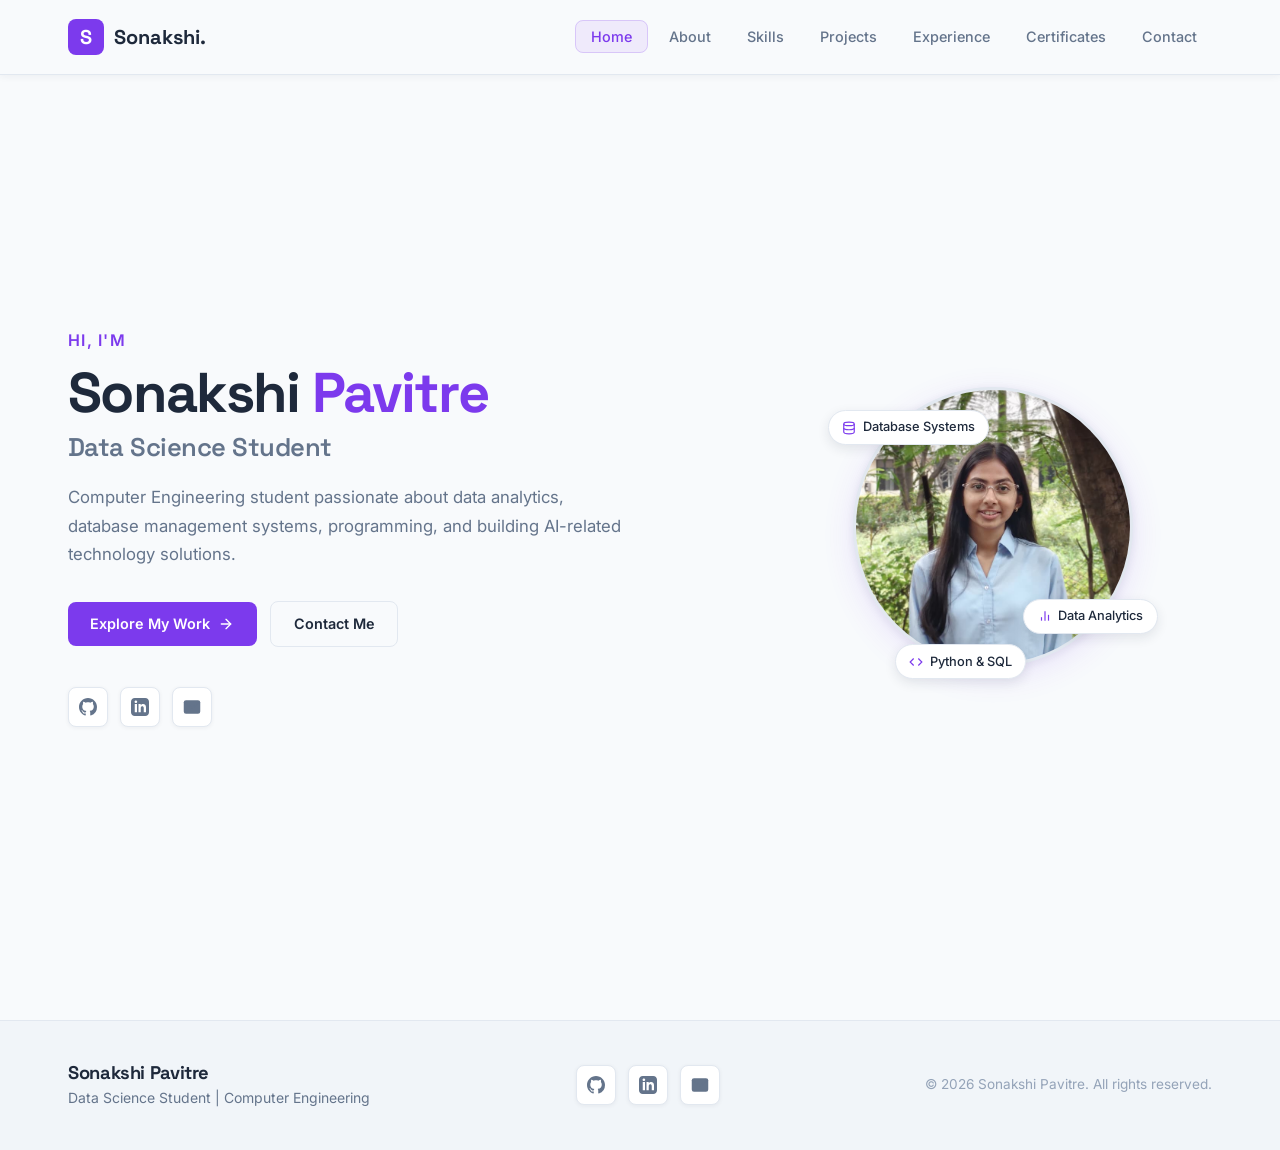
<file: index.html>
<!DOCTYPE html>
<html lang="en">
<head>
  <meta charset="UTF-8">
  <meta name="viewport" content="width=device-width, initial-scale=1.0">
  <title>Sonakshi Pavitre | Data Science Student Portfolio</title>
  <meta name="description" content="Portfolio of Sonakshi Pavitre, a Computer Engineering student specializing in Data Science, database management, and technology solutions.">
  <link rel="stylesheet" href="css/style.css">
  <link rel="preconnect" href="https://fonts.googleapis.com">
  <link rel="preconnect" href="https://fonts.gstatic.com" crossorigin>
  <link href="https://fonts.googleapis.com/css2?family=Inter:wght@400;500;600;700&family=Space+Grotesk:wght@500;600;700;800&display=swap" rel="stylesheet">
  <style>
    /* Home Page Hero Styling */
    .hero-section {
      min-height: calc(100vh - var(--navbar-height));
      display: flex;
      align-items: center;
      padding: 3.5rem 0;
    }

    .hero-grid {
      display: grid;
      grid-template-columns: 1.2fr 0.8fr;
      gap: 3rem;
      align-items: center;
    }

    .hero-greeting {
      font-size: 1rem;
      font-weight: 600;
      color: var(--primary);
      letter-spacing: 0.08em;
      text-transform: uppercase;
      margin-bottom: 0.5rem;
    }

    .hero-name {
      font-size: 3.5rem;
      font-weight: 800;
      letter-spacing: -0.03em;
      margin-bottom: 0.5rem;
      line-height: 1.1;
      color: var(--text-main);
    }

    .hero-role {
      font-size: 1.6rem;
      font-weight: 600;
      color: var(--text-muted);
      margin-bottom: 1.25rem;
    }

    .hero-bio {
      font-size: 1.05rem;
      color: var(--text-muted);
      margin-bottom: 2rem;
      max-width: 560px;
      line-height: 1.7;
    }

    .hero-actions {
      display: flex;
      align-items: center;
      gap: 0.85rem;
      flex-wrap: wrap;
      margin-bottom: 2.5rem;
    }

    @media (max-width: 992px) {
      .hero-grid { grid-template-columns: 1fr; text-align: center; gap: 3rem; }
      .hero-bio { margin: 0 auto 2rem auto; }
      .hero-actions { justify-content: center; }
      .social-buttons { justify-content: center; }
    }
  </style>
</head>
<body>
  <!-- Navigation Bar -->
  <header class="navbar">
    <div class="container">
      <a href="index.html" class="brand-logo">
        <div class="logo-icon">S</div>
        <span>Sonakshi<span>.</span></span>
      </a>
      <ul class="nav-links" id="navLinks">
        <li><a href="index.html">Home</a></li>
        <li><a href="about.html">About</a></li>
        <li><a href="skills.html">Skills</a></li>
        <li><a href="projects.html">Projects</a></li>
        <li><a href="experience.html">Experience</a></li>
        <li><a href="certificates.html">Certificates</a></li>
        <li><a href="contact.html">Contact</a></li>
      </ul>
      <button class="mobile-toggle" id="mobileToggle" aria-label="Toggle Menu">
        <svg xmlns="http://www.w3.org/2000/svg" width="24" height="24" viewBox="0 0 24 24" fill="none" stroke="currentColor" stroke-width="2" stroke-linecap="round" stroke-linejoin="round"><line x1="4" x2="20" y1="12" y2="12"/><line x1="4" x2="20" y1="6" y2="6"/><line x1="4" x2="20" y1="18" y2="18"/></svg>
      </button>
    </div>
  </header>

  <!-- Main Content -->
  <main class="main-content">
    <section class="hero-section">
      <div class="container">
        <div class="hero-grid">
          <!-- Text Column -->
          <div class="hero-text reveal">
            <p class="hero-greeting">Hi, I'm</p>
            <h1 class="hero-name">Sonakshi <span class="gradient-text">Pavitre</span></h1>
            <h2 class="hero-role">Data Science Student</h2>
            <p class="hero-bio">
              Computer Engineering student passionate about data analytics, database management systems, programming, and building AI-related technology solutions.
            </p>

            <!-- Action Buttons -->
            <div class="hero-actions">
              <a href="projects.html" class="btn btn-primary" id="exploreWorkBtn">
                Explore My Work
                <svg xmlns="http://www.w3.org/2000/svg" width="16" height="16" viewBox="0 0 24 24" fill="none" stroke="currentColor" stroke-width="2" stroke-linecap="round" stroke-linejoin="round"><line x1="5" y1="12" x2="19" y2="12"/><polyline points="12 5 19 12 12 19"/></svg>
              </a>
              <a href="contact.html" class="btn btn-outline" id="contactMeBtn">Contact Me</a>
            </div>

            <!-- Social Links -->
            <div class="social-buttons">
              <a href="https://github.com/Sonakshi428" target="_blank" rel="noopener noreferrer" class="social-btn" aria-label="GitHub Profile" id="githubLink">
                <svg viewBox="0 0 24 24"><path d="M12 0C5.37 0 0 5.37 0 12c0 5.31 3.435 9.795 8.205 11.385.6.105.825-.255.825-.57 0-.285-.015-1.23-.015-2.235-3.015.555-3.795-.735-4.035-1.41-.135-.345-.72-1.41-1.23-1.695-.42-.225-1.02-.78-.015-.795.945-.015 1.62.87 1.845 1.23 1.08 1.815 2.805 1.305 3.495.99.105-.78.42-1.305.765-1.605-2.67-.3-5.46-1.335-5.46-5.925 0-1.305.465-2.385 1.23-3.225-.12-.3-.54-1.53.12-3.18 0 0 1.005-.315 3.3 1.23.96-.27 1.98-.405 3-.405s2.04.135 3 .405c2.295-1.56 3.3-1.23 3.3-1.23.66 1.65.24 2.88.12 3.18.765.84 1.23 1.905 1.23 3.225 0 4.605-2.805 5.625-5.475 5.925.435.375.81 1.095.81 2.22 0 1.605-.015 2.895-.015 3.3 0 .315.225.69.825.57A12.02 12.02 0 0024 12c0-6.63-5.37-12-12-12z"/></svg>
              </a>
              <a href="https://www.linkedin.com/in/sonakshi-pavitre-99455a33/" target="_blank" rel="noopener noreferrer" class="social-btn" aria-label="LinkedIn Profile" id="linkedinLink">
                <svg viewBox="0 0 24 24"><path d="M19 0h-14c-2.761 0-5 2.239-5 5v14c0 2.761 2.239 5 5 5h14c2.762 0 5-2.239 5-5v-14c0-2.761-2.238-5-5-5zm-11 19h-3v-11h3v11zm-1.5-12.268c-.966 0-1.75-.79-1.75-1.764s.784-1.764 1.75-1.764 1.75.79 1.75 1.764-.783 1.764-1.75 1.764zm13.5 12.268h-3v-5.604c0-3.368-4-3.113-4 0v5.604h-3v-11h3v1.765c1.396-2.586 7-2.777 7 2.476v6.759z"/></svg>
              </a>
              <a href="mailto:pavitresonakshee@gmail.com" class="social-btn" aria-label="Email Me" id="emailLink">
                <svg xmlns="http://www.w3.org/2000/svg" width="18" height="18" viewBox="0 0 24 24" fill="none" stroke="currentColor" stroke-width="2" stroke-linecap="round" stroke-linejoin="round"><path d="M4 4h16c1.1 0 2 .9 2 2v12c0 1.1-.9 2-2 2H4c-1.1 0-2-.9-2-2V6c0-1.1.9-2 2-2z"/><polyline points="22,6 12,13 2,6"/></svg>
              </a>
            </div>
          </div>

          <!-- Profile Photo Column -->
          <div class="hero-visual reveal">
            <div class="hero-avatar-wrap">
              <div class="avatar-frame">
                <img src="assets/profile/profile.jpg" alt="Sonakshi Pavitre" class="avatar-img">
              </div>

              <!-- Subtle Data Nodes -->
              <div class="data-node node-1">
                <svg xmlns="http://www.w3.org/2000/svg" viewBox="0 0 24 24" fill="none" stroke="currentColor" stroke-width="2"><ellipse cx="12" cy="5" rx="9" ry="3"/><path d="M21 12c0 1.66-4 3-9 3s-9-1.34-9-3"/><path d="M3 5v14c0 1.66 4 3 9 3s9-1.34 9-3V5"/></svg>
                <span>Database Systems</span>
              </div>

              <div class="data-node node-2">
                <svg xmlns="http://www.w3.org/2000/svg" viewBox="0 0 24 24" fill="none" stroke="currentColor" stroke-width="2"><line x1="18" y1="20" x2="18" y2="10"/><line x1="12" y1="20" x2="12" y2="4"/><line x1="6" y1="20" x2="6" y2="14"/></svg>
                <span>Data Analytics</span>
              </div>

              <div class="data-node node-3">
                <svg xmlns="http://www.w3.org/2000/svg" viewBox="0 0 24 24" fill="none" stroke="currentColor" stroke-width="2"><polyline points="16 18 22 12 16 6"/><polyline points="8 6 2 12 8 18"/></svg>
                <span>Python &amp; SQL</span>
              </div>
            </div>
          </div>
        </div>
      </div>
    </section>
  </main>

  <button class="back-to-top" id="backToTop" aria-label="Back to top">
    <svg xmlns="http://www.w3.org/2000/svg" width="20" height="20" viewBox="0 0 24 24" fill="none" stroke="currentColor" stroke-width="2" stroke-linecap="round" stroke-linejoin="round"><line x1="12" y1="19" x2="12" y2="5"/><polyline points="5 12 12 5 19 12"/></svg>
  </button>

  <footer class="footer">
    <div class="container footer-content">
      <div class="footer-info">
        <h3>Sonakshi Pavitre</h3>
        <p>Data Science Student | Computer Engineering</p>
      </div>
      <div class="social-buttons">
        <a href="https://github.com/Sonakshi428" target="_blank" rel="noopener noreferrer" class="social-btn" aria-label="GitHub">
          <svg viewBox="0 0 24 24"><path d="M12 0C5.37 0 0 5.37 0 12c0 5.31 3.435 9.795 8.205 11.385.6.105.825-.255.825-.57 0-.285-.015-1.23-.015-2.235-3.015.555-3.795-.735-4.035-1.41-.135-.345-.72-1.41-1.23-1.695-.42-.225-1.02-.78-.015-.795.945-.015 1.62.87 1.845 1.23 1.08 1.815 2.805 1.305 3.495.99.105-.78.42-1.305.765-1.605-2.67-.3-5.46-1.335-5.46-5.925 0-1.305.465-2.385 1.23-3.225-.12-.3-.54-1.53.12-3.18 0 0 1.005-.315 3.3 1.23.96-.27 1.98-.405 3-.405s2.04.135 3 .405c2.295-1.56 3.3-1.23 3.3-1.23.66 1.65.24 2.88.12 3.18.765.84 1.23 1.905 1.23 3.225 0 4.605-2.805 5.625-5.475 5.925.435.375.81 1.095.81 2.22 0 1.605-.015 2.895-.015 3.3 0 .315.225.69.825.57A12.02 12.02 0 0024 12c0-6.63-5.37-12-12-12z"/></svg>
        </a>
        <a href="https://www.linkedin.com/in/sonakshi-pavitre-99455a33/" target="_blank" rel="noopener noreferrer" class="social-btn" aria-label="LinkedIn">
          <svg viewBox="0 0 24 24"><path d="M19 0h-14c-2.761 0-5 2.239-5 5v14c0 2.761 2.239 5 5 5h14c2.762 0 5-2.239 5-5v-14c0-2.761-2.238-5-5-5zm-11 19h-3v-11h3v11zm-1.5-12.268c-.966 0-1.75-.79-1.75-1.764s.784-1.764 1.75-1.764 1.75.79 1.75 1.764-.783 1.764-1.75 1.764zm13.5 12.268h-3v-5.604c0-3.368-4-3.113-4 0v5.604h-3v-11h3v1.765c1.396-2.586 7-2.777 7 2.476v6.759z"/></svg>
        </a>
        <a href="mailto:pavitresonakshee@gmail.com" class="social-btn" aria-label="Email">
          <svg xmlns="http://www.w3.org/2000/svg" width="18" height="18" viewBox="0 0 24 24" fill="none" stroke="currentColor" stroke-width="2" stroke-linecap="round" stroke-linejoin="round"><path d="M4 4h16c1.1 0 2 .9 2 2v12c0 1.1-.9 2-2 2H4c-1.1 0-2-.9-2-2V6c0-1.1.9-2 2-2z"/><polyline points="22,6 12,13 2,6"/></svg>
        </a>
      </div>
      <div class="footer-copy">
        &copy; 2026 Sonakshi Pavitre. All rights reserved.
      </div>
    </div>
  </footer>

  <script src="js/script.js"></script>
</body>
</html>
</file>
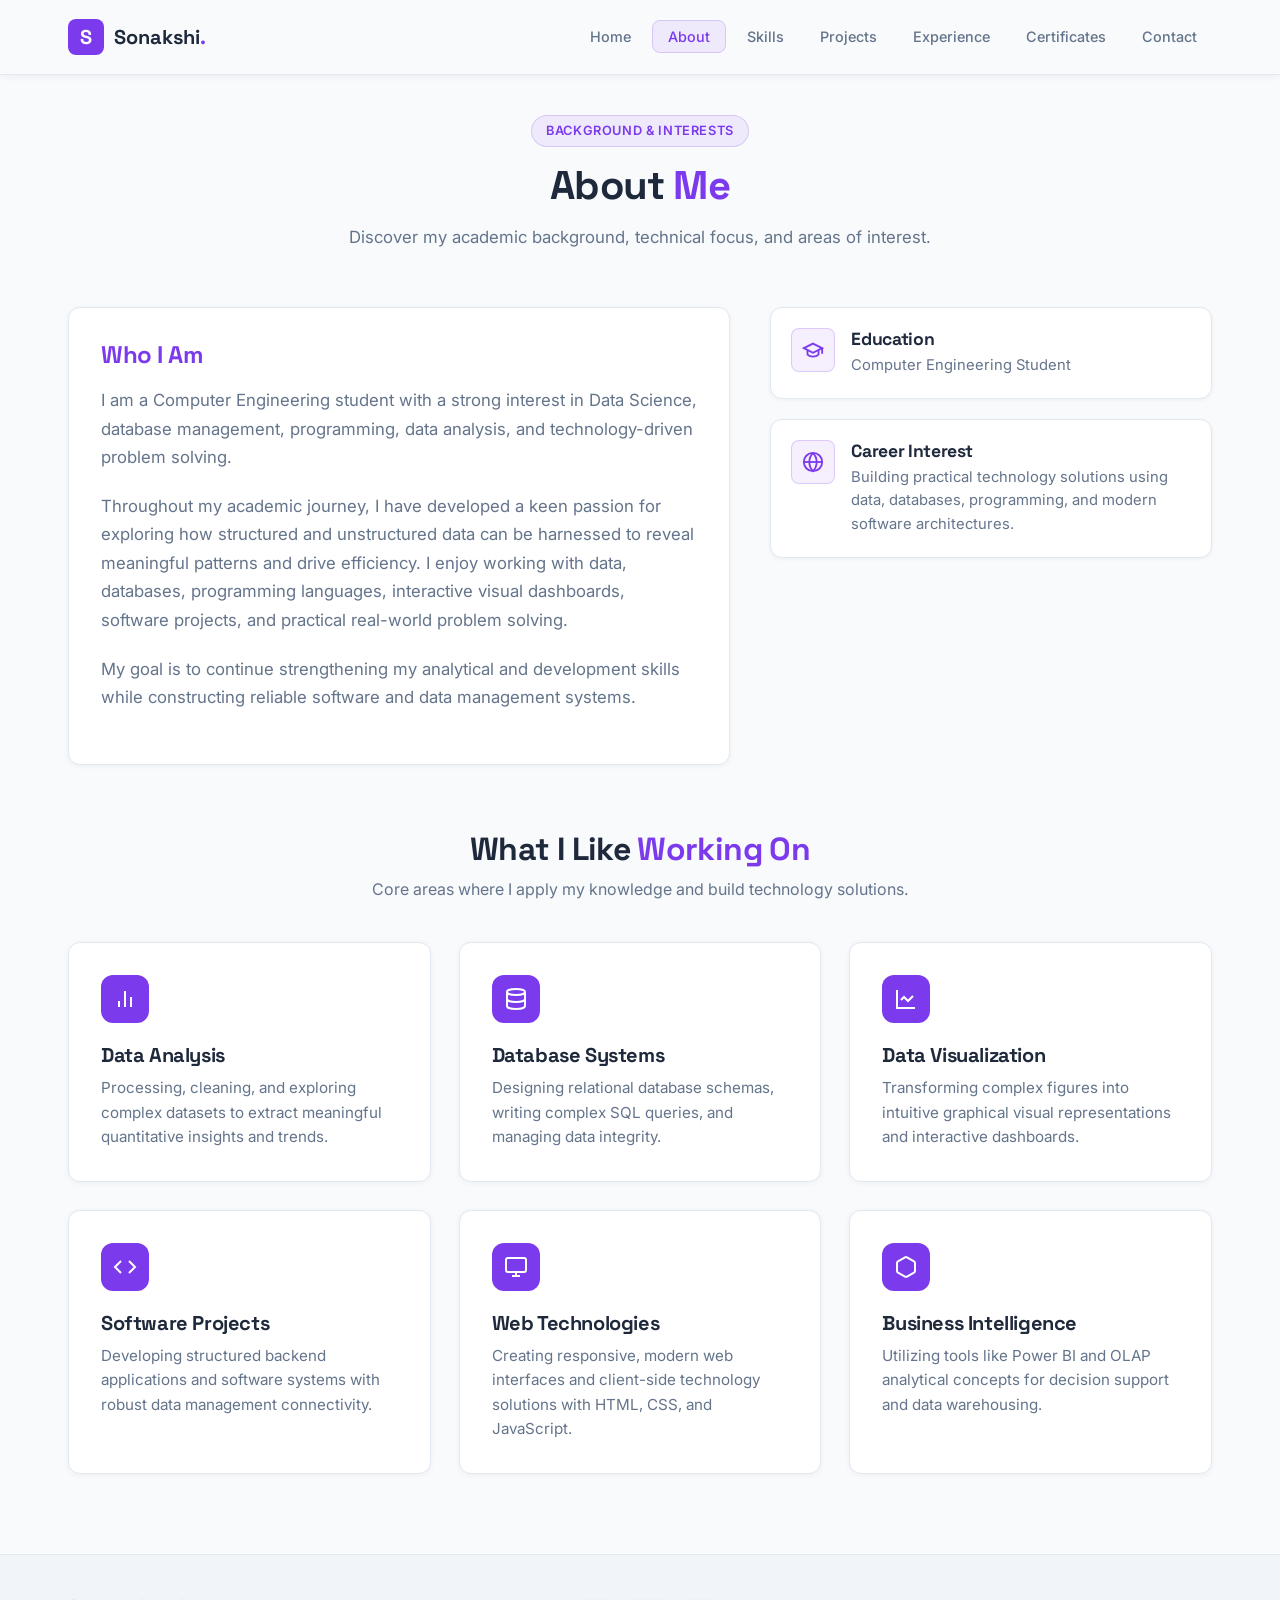
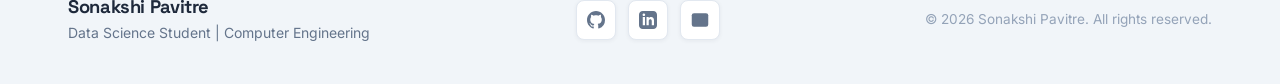
<file: about.html>
<!DOCTYPE html>
<html lang="en">
<head>
  <meta charset="UTF-8">
  <meta name="viewport" content="width=device-width, initial-scale=1.0">
  <title>About Me | Sonakshi Pavitre</title>
  <meta name="description" content="Learn about Sonakshi Pavitre, a Computer Engineering student with a focus on Data Science, database management, and analytics.">
  <link rel="stylesheet" href="css/style.css">
  <link rel="preconnect" href="https://fonts.googleapis.com">
  <link rel="preconnect" href="https://fonts.gstatic.com" crossorigin>
  <link href="https://fonts.googleapis.com/css2?family=Inter:wght@400;500;600;700&family=Space+Grotesk:wght@500;600;700;800&display=swap" rel="stylesheet">
  <style>
    .about-overview-grid {
      display: grid;
      grid-template-columns: 1.2fr 0.8fr;
      gap: 2.5rem;
      margin-bottom: 4rem;
    }
    .about-bio-card h3 {
      font-size: 1.5rem;
      margin-bottom: 1rem;
      color: var(--primary);
    }
    .about-bio-card p {
      color: var(--text-muted);
      margin-bottom: 1.25rem;
      font-size: 1.05rem;
      line-height: 1.7;
    }
    .about-quick-facts {
      display: flex;
      flex-direction: column;
      gap: 1.25rem;
    }
    .fact-item {
      display: flex;
      align-items: flex-start;
      gap: 1rem;
      padding: 1.25rem;
      border-radius: var(--radius-md);
      background: var(--bg-card);
      border: 1px solid var(--border-color);
      box-shadow: 0 1px 4px rgba(30, 41, 59, 0.05);
    }
    .fact-icon {
      width: 44px;
      height: 44px;
      border-radius: var(--radius-sm);
      background: rgba(124, 58, 237, 0.08);
      border: 1px solid rgba(124, 58, 237, 0.2);
      display: flex;
      align-items: center;
      justify-content: center;
      color: var(--primary);
      flex-shrink: 0;
    }
    .fact-icon svg { width: 22px; height: 22px; }
    .fact-text h4 { font-size: 1.1rem; margin-bottom: 0.25rem; }
    .fact-text p { color: var(--text-muted); font-size: 0.925rem; }

    .interest-card-icon {
      width: 48px;
      height: 48px;
      border-radius: var(--radius-md);
      background: var(--primary);
      display: flex;
      align-items: center;
      justify-content: center;
      color: #ffffff;
      margin-bottom: 1.25rem;
    }
    .interest-card-icon svg { width: 24px; height: 24px; }
    .interest-card h3 { font-size: 1.25rem; margin-bottom: 0.5rem; color: var(--text-main); }
    .interest-card p { color: var(--text-muted); font-size: 0.95rem; }

    @media (max-width: 992px) {
      .about-overview-grid { grid-template-columns: 1fr; }
    }
  </style>
</head>
<body>


  <header class="navbar">
    <div class="container">
      <a href="index.html" class="brand-logo">
        <div class="logo-icon">S</div>
        <span>Sonakshi<span class="gradient-text">.</span></span>
      </a>
      <ul class="nav-links" id="navLinks">
        <li><a href="index.html">Home</a></li>
        <li><a href="about.html">About</a></li>
        <li><a href="skills.html">Skills</a></li>
        <li><a href="projects.html">Projects</a></li>
        <li><a href="experience.html">Experience</a></li>
        <li><a href="certificates.html">Certificates</a></li>
        <li><a href="contact.html">Contact</a></li>
      </ul>
      <button class="mobile-toggle" id="mobileToggle" aria-label="Toggle Menu">
        <svg xmlns="http://www.w3.org/2000/svg" width="24" height="24" viewBox="0 0 24 24" fill="none" stroke="currentColor" stroke-width="2" stroke-linecap="round" stroke-linejoin="round"><line x1="4" x2="20" y1="12" y2="12"/><line x1="4" x2="20" y1="6" y2="6"/><line x1="4" x2="20" y1="18" y2="18"/></svg>
      </button>
    </div>
  </header>

  <main class="main-content container">
    <!-- Page Header -->
    <div class="page-header reveal">
      <span class="section-tag">BACKGROUND & INTERESTS</span>
      <h1 class="section-title">About <span class="gradient-text">Me</span></h1>
      <p class="section-subtitle">Discover my academic background, technical focus, and areas of interest.</p>
    </div>

    <!-- Bio & Education Overview -->
    <div class="about-overview-grid reveal">
      <div class="glass-card about-bio-card">
        <h3>Who I Am</h3>
        <p>
          I am a Computer Engineering student with a strong interest in Data Science, database management, programming, data analysis, and technology-driven problem solving.
        </p>
        <p>
          Throughout my academic journey, I have developed a keen passion for exploring how structured and unstructured data can be harnessed to reveal meaningful patterns and drive efficiency. I enjoy working with data, databases, programming languages, interactive visual dashboards, software projects, and practical real-world problem solving.
        </p>
        <p>
          My goal is to continue strengthening my analytical and development skills while constructing reliable software and data management systems.
        </p>
      </div>

      <div class="about-quick-facts">
        <div class="fact-item">
          <div class="fact-icon">
            <svg xmlns="http://www.w3.org/2000/svg" viewBox="0 0 24 24" fill="none" stroke="currentColor" stroke-width="2"><path d="M22 10v6M2 10l10-5 10 5-10 5z"/><path d="M6 12v5c3 3 9 3 12 0v-5"/></svg>
          </div>
          <div class="fact-text">
            <h4>Education</h4>
            <p>Computer Engineering Student</p>
          </div>
        </div>

        <div class="fact-item">
          <div class="fact-icon">
            <svg xmlns="http://www.w3.org/2000/svg" viewBox="0 0 24 24" fill="none" stroke="currentColor" stroke-width="2"><circle cx="12" cy="12" r="10"/><path d="M12 2a14.5 14.5 0 0 0 0 20 14.5 14.5 0 0 0 0-20"/><path d="M2 12h20"/></svg>
          </div>
          <div class="fact-text">
            <h4>Career Interest</h4>
            <p>Building practical technology solutions using data, databases, programming, and modern software architectures.</p>
          </div>
        </div>
      </div>
    </div>

    <!-- What I Like Working On -->
    <div class="reveal">
      <div style="text-align: center; margin-bottom: 2.5rem;">
        <h2 style="font-size: 2rem; margin-bottom: 0.5rem;">What I Like <span class="gradient-text">Working On</span></h2>
        <p style="color: var(--text-muted);">Core areas where I apply my knowledge and build technology solutions.</p>
      </div>

      <div class="grid-3">
        <div class="glass-card interest-card">
          <div class="interest-card-icon">
            <svg xmlns="http://www.w3.org/2000/svg" viewBox="0 0 24 24" fill="none" stroke="currentColor" stroke-width="2"><line x1="18" y1="20" x2="18" y2="10"/><line x1="12" y1="20" x2="12" y2="4"/><line x1="6" y1="20" x2="6" y2="14"/></svg>
          </div>
          <h3>Data Analysis</h3>
          <p>Processing, cleaning, and exploring complex datasets to extract meaningful quantitative insights and trends.</p>
        </div>

        <div class="glass-card interest-card">
          <div class="interest-card-icon">
            <svg xmlns="http://www.w3.org/2000/svg" viewBox="0 0 24 24" fill="none" stroke="currentColor" stroke-width="2"><ellipse cx="12" cy="5" rx="9" ry="3"/><path d="M21 12c0 1.66-4 3-9 3s-9-1.34-9-3"/><path d="M3 5v14c0 1.66 4 3 9 3s9-1.34 9-3V5"/></svg>
          </div>
          <h3>Database Systems</h3>
          <p>Designing relational database schemas, writing complex SQL queries, and managing data integrity.</p>
        </div>

        <div class="glass-card interest-card">
          <div class="interest-card-icon">
            <svg xmlns="http://www.w3.org/2000/svg" viewBox="0 0 24 24" fill="none" stroke="currentColor" stroke-width="2"><path d="M3 3v18h18"/><path d="m19 9-5 5-4-4-3 3"/></svg>
          </div>
          <h3>Data Visualization</h3>
          <p>Transforming complex figures into intuitive graphical visual representations and interactive dashboards.</p>
        </div>

        <div class="glass-card interest-card">
          <div class="interest-card-icon">
            <svg xmlns="http://www.w3.org/2000/svg" viewBox="0 0 24 24" fill="none" stroke="currentColor" stroke-width="2"><polyline points="16 18 22 12 16 6"/><polyline points="8 6 2 12 8 18"/></svg>
          </div>
          <h3>Software Projects</h3>
          <p>Developing structured backend applications and software systems with robust data management connectivity.</p>
        </div>

        <div class="glass-card interest-card">
          <div class="interest-card-icon">
            <svg xmlns="http://www.w3.org/2000/svg" viewBox="0 0 24 24" fill="none" stroke="currentColor" stroke-width="2"><rect x="2" y="3" width="20" height="14" rx="2" ry="2"/><line x1="8" y1="21" x2="16" y2="21"/><line x1="12" y1="17" x2="12" y2="21"/></svg>
          </div>
          <h3>Web Technologies</h3>
          <p>Creating responsive, modern web interfaces and client-side technology solutions with HTML, CSS, and JavaScript.</p>
        </div>

        <div class="glass-card interest-card">
          <div class="interest-card-icon">
            <svg xmlns="http://www.w3.org/2000/svg" viewBox="0 0 24 24" fill="none" stroke="currentColor" stroke-width="2"><path d="M21 16V8a2 2 0 0 0-1-1.73l-7-4a2 2 0 0 0-2 0l-7 4A2 2 0 0 0 3 8v8a2 2 0 0 0 1 1.73l7 4a2 2 0 0 0 2 0l7-4A2 2 0 0 0 21 16z"/></svg>
          </div>
          <h3>Business Intelligence</h3>
          <p>Utilizing tools like Power BI and OLAP analytical concepts for decision support and data warehousing.</p>
        </div>
      </div>
    </div>
  </main>

  <button class="back-to-top" id="backToTop" aria-label="Back to top">
    <svg xmlns="http://www.w3.org/2000/svg" width="24" height="24" viewBox="0 0 24 24" fill="none" stroke="currentColor" stroke-width="2" stroke-linecap="round" stroke-linejoin="round"><line x1="12" y1="19" x2="12" y2="5"/><polyline points="5 12 12 5 19 12"/></svg>
  </button>

  <footer class="footer">
    <div class="container footer-content">
      <div class="footer-info">
        <h3>Sonakshi Pavitre</h3>
        <p>Data Science Student | Computer Engineering</p>
      </div>
      <div class="social-buttons">
        <a href="https://github.com/Sonakshi428" target="_blank" rel="noopener noreferrer" class="social-btn" aria-label="GitHub">
          <svg viewBox="0 0 24 24"><path d="M12 0C5.37 0 0 5.37 0 12c0 5.31 3.435 9.795 8.205 11.385.6.105.825-.255.825-.57 0-.285-.015-1.23-.015-2.235-3.015.555-3.795-.735-4.035-1.41-.135-.345-.72-1.41-1.23-1.695-.42-.225-1.02-.78-.015-.795.945-.015 1.62.87 1.845 1.23 1.08 1.815 2.805 1.305 3.495.99.105-.78.42-1.305.765-1.605-2.67-.3-5.46-1.335-5.46-5.925 0-1.305.465-2.385 1.23-3.225-.12-.3-.54-1.53.12-3.18 0 0 1.005-.315 3.3 1.23.96-.27 1.98-.405 3-.405s2.04.135 3 .405c2.295-1.56 3.3-1.23 3.3-1.23.66 1.65.24 2.88.12 3.18.765.84 1.23 1.905 1.23 3.225 0 4.605-2.805 5.625-5.475 5.925.435.375.81 1.095.81 2.22 0 1.605-.015 2.895-.015 3.3 0 .315.225.69.825.57A12.02 12.02 0 0024 12c0-6.63-5.37-12-12-12z"/></svg>
        </a>
        <a href="https://www.linkedin.com/in/sonakshi-pavitre-99455a33/" target="_blank" rel="noopener noreferrer" class="social-btn" aria-label="LinkedIn">
          <svg viewBox="0 0 24 24"><path d="M19 0h-14c-2.761 0-5 2.239-5 5v14c0 2.761 2.239 5 5 5h14c2.762 0 5-2.239 5-5v-14c0-2.761-2.238-5-5-5zm-11 19h-3v-11h3v11zm-1.5-12.268c-.966 0-1.75-.79-1.75-1.764s.784-1.764 1.75-1.764 1.75.79 1.75 1.764-.783 1.764-1.75 1.764zm13.5 12.268h-3v-5.604c0-3.368-4-3.113-4 0v5.604h-3v-11h3v1.765c1.396-2.586 7-2.777 7 2.476v6.759z"/></svg>
        </a>
        <a href="mailto:pavitresonakshee@gmail.com" class="social-btn" aria-label="Email">
          <svg xmlns="http://www.w3.org/2000/svg" width="20" height="20" viewBox="0 0 24 24" fill="none" stroke="currentColor" stroke-width="2" stroke-linecap="round" stroke-linejoin="round"><path d="M4 4h16c1.1 0 2 .9 2 2v12c0 1.1-.9 2-2 2H4c-1.1 0-2-.9-2-2V6c0-1.1.9-2 2-2z"/><polyline points="22,6 12,13 2,6"/></svg>
        </a>
      </div>
      <div class="footer-copy">
        © 2026 Sonakshi Pavitre. All rights reserved.
      </div>
    </div>
  </footer>

  <script src="js/script.js"></script>
</body>
</html>
</file>
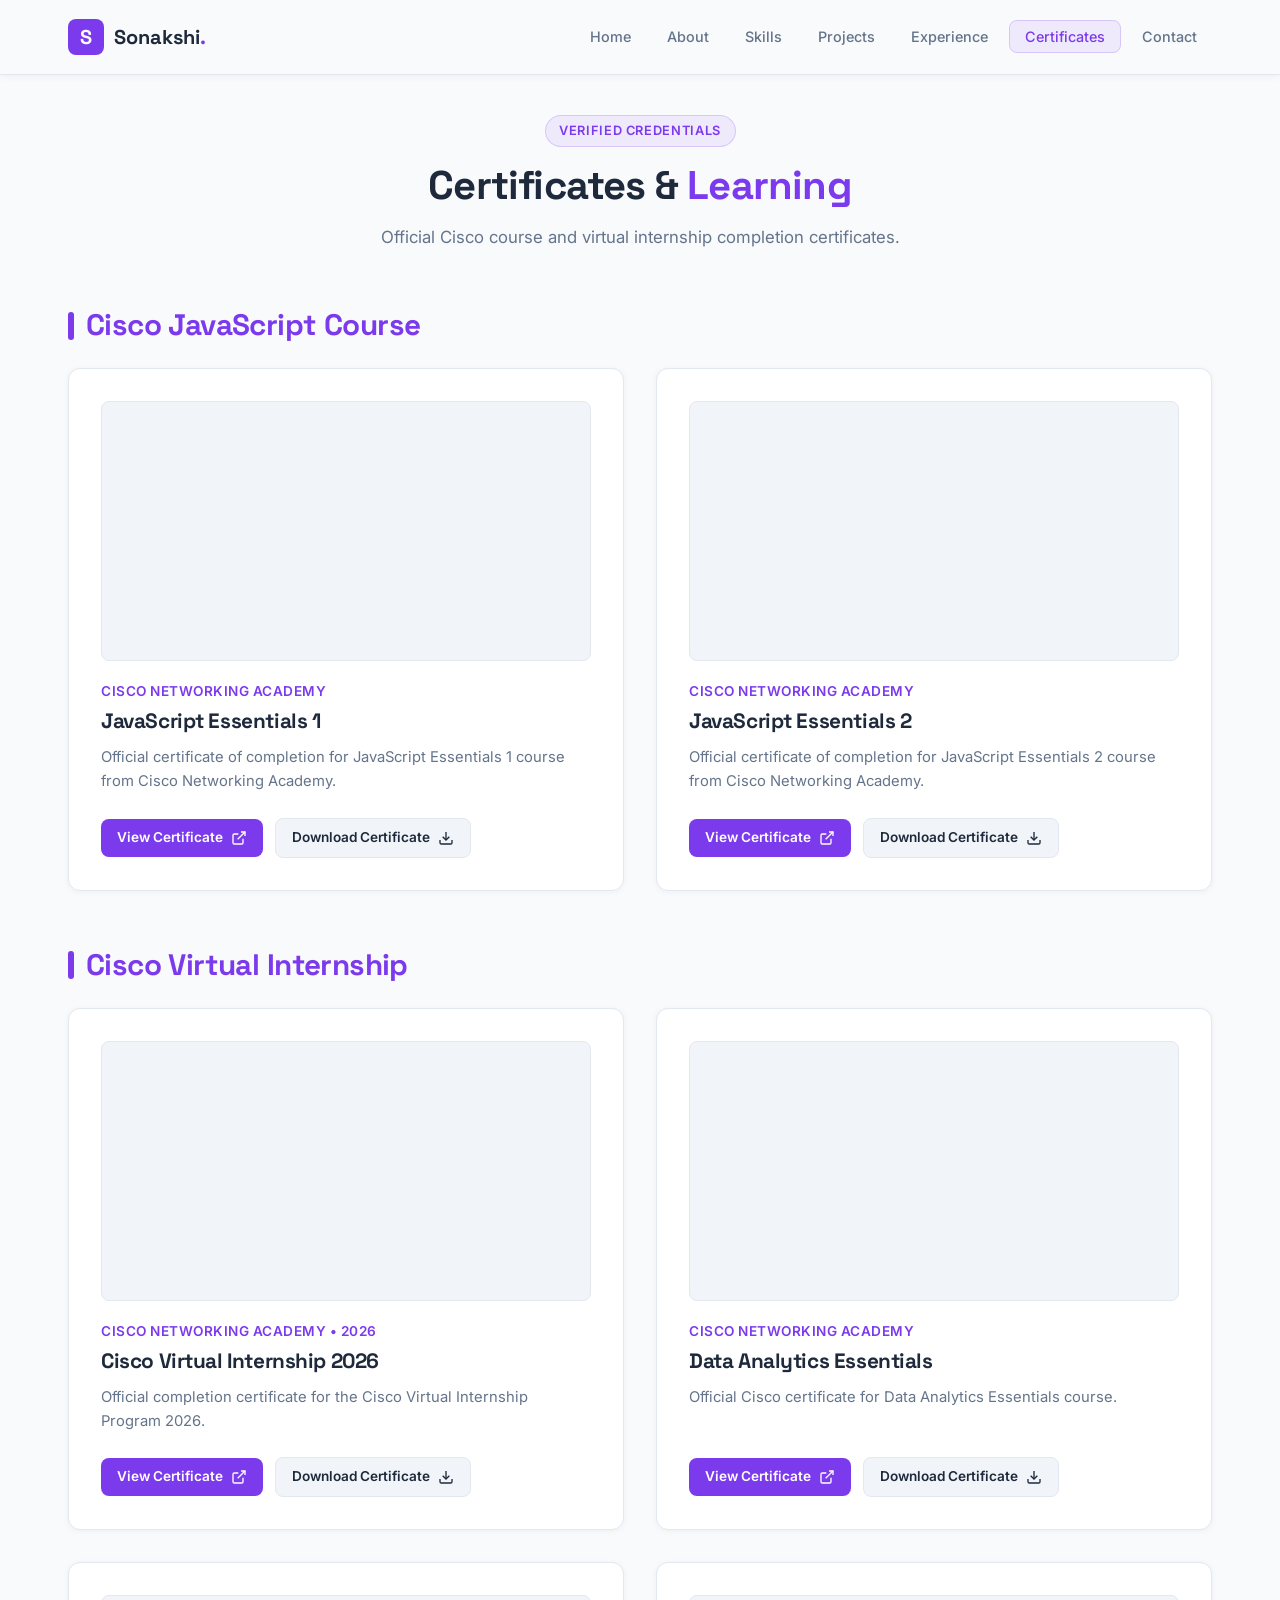
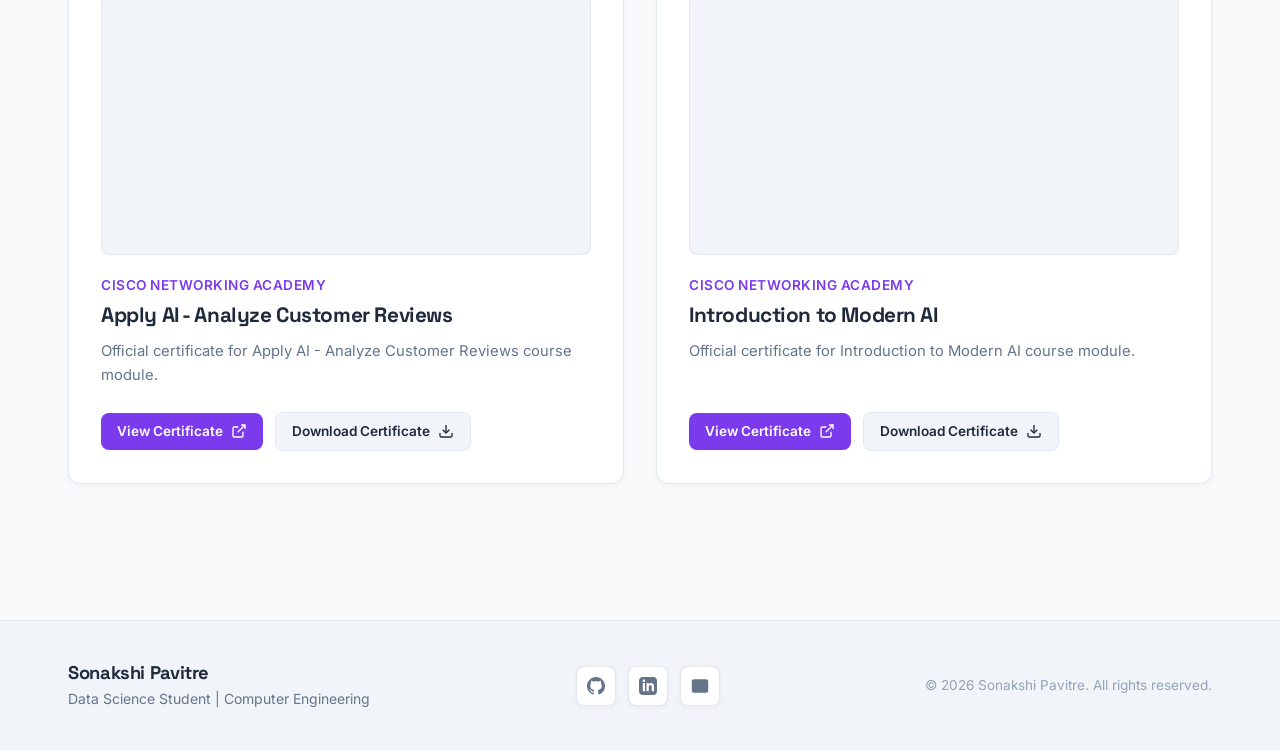
<file: certificates.html>
<!DOCTYPE html>
<html lang="en">
<head>
  <meta charset="UTF-8">
  <meta name="viewport" content="width=device-width, initial-scale=1.0">
  <title>Certificates | Sonakshi Pavitre</title>
  <meta name="description" content="View verified Cisco JavaScript Course and Cisco Virtual Internship certificates of Sonakshi Pavitre.">
  <link rel="stylesheet" href="css/style.css">
  <link rel="preconnect" href="https://fonts.googleapis.com">
  <link rel="preconnect" href="https://fonts.gstatic.com" crossorigin>
  <link href="https://fonts.googleapis.com/css2?family=Inter:wght@400;500;600;700&family=Space+Grotesk:wght@500;600;700;800&display=swap" rel="stylesheet">
  <style>
    .cert-category-title {
      font-size: 1.85rem;
      font-weight: 700;
      margin-bottom: 1.5rem;
      display: flex;
      align-items: center;
      gap: 0.75rem;
      color: var(--primary);
    }

    .cert-category-title::before {
      content: '';
      width: 6px;
      height: 28px;
      background: var(--primary);
      border-radius: var(--radius-full);
    }

    .cert-grid {
      display: grid;
      grid-template-columns: repeat(2, 1fr);
      gap: 2rem;
      margin-bottom: 3.5rem;
    }

    .cert-item {
      display: flex;
      flex-direction: column;
      height: 100%;
    }

    .cert-frame {
      width: 100%;
      height: 260px;
      border-radius: var(--radius-sm);
      overflow: hidden;
      background: var(--bg-secondary);
      border: 1px solid var(--border-color);
      position: relative;
      margin-bottom: 1.25rem;
    }

    .cert-frame iframe {
      width: 100%;
      height: 100%;
      border: none;
    }

    .cert-org {
      font-size: 0.85rem;
      font-weight: 600;
      color: var(--primary);
      text-transform: uppercase;
      letter-spacing: 0.5px;
      margin-bottom: 0.35rem;
    }

    .cert-name {
      font-size: 1.3rem;
      font-weight: 700;
      margin-bottom: 0.75rem;
    }

    .cert-details {
      color: var(--text-muted);
      font-size: 0.925rem;
      margin-bottom: 1.5rem;
      flex-grow: 1;
    }

    .cert-actions {
      display: flex;
      align-items: center;
      gap: 0.75rem;
      flex-wrap: wrap;
    }

    @media (max-width: 992px) {
      .cert-grid { grid-template-columns: 1fr; }
    }
  </style>
</head>
<body>


  <header class="navbar">
    <div class="container">
      <a href="index.html" class="brand-logo">
        <div class="logo-icon">S</div>
        <span>Sonakshi<span class="gradient-text">.</span></span>
      </a>
      <ul class="nav-links" id="navLinks">
        <li><a href="index.html">Home</a></li>
        <li><a href="about.html">About</a></li>
        <li><a href="skills.html">Skills</a></li>
        <li><a href="projects.html">Projects</a></li>
        <li><a href="experience.html">Experience</a></li>
        <li><a href="certificates.html">Certificates</a></li>
        <li><a href="contact.html">Contact</a></li>
      </ul>
      <button class="mobile-toggle" id="mobileToggle" aria-label="Toggle Menu">
        <svg xmlns="http://www.w3.org/2000/svg" width="24" height="24" viewBox="0 0 24 24" fill="none" stroke="currentColor" stroke-width="2" stroke-linecap="round" stroke-linejoin="round"><line x1="4" x2="20" y1="12" y2="12"/><line x1="4" x2="20" y1="6" y2="6"/><line x1="4" x2="20" y1="18" y2="18"/></svg>
      </button>
    </div>
  </header>

  <main class="main-content container">
    <div class="page-header reveal">
      <span class="section-tag">VERIFIED CREDENTIALS</span>
      <h1 class="section-title">Certificates & <span class="gradient-text">Learning</span></h1>
      <p class="section-subtitle">Official Cisco course and virtual internship completion certificates.</p>
    </div>

    <!-- SECTION 1: Cisco JavaScript Course -->
    <div class="reveal">
      <h2 class="cert-category-title">Cisco JavaScript Course</h2>
      <div class="cert-grid">
        <!-- JavaScript Essentials 1 -->
        <div class="glass-card cert-item">
          <div class="cert-frame">
            <iframe src="assets/certificates/javascript-essentials-1.pdf#toolbar=0&navpanes=0&scrollbar=0" title="JavaScript Essentials 1 Certificate"></iframe>
          </div>
          <div class="cert-org">Cisco Networking Academy</div>
          <h3 class="cert-name">JavaScript Essentials 1</h3>
          <p class="cert-details">
            Official certificate of completion for JavaScript Essentials 1 course from Cisco Networking Academy.
          </p>
          <div class="cert-actions">
            <a href="assets/certificates/javascript-essentials-1.pdf" target="_blank" rel="noopener noreferrer" class="btn btn-primary btn-sm">
              View Certificate
              <svg xmlns="http://www.w3.org/2000/svg" width="16" height="16" viewBox="0 0 24 24" fill="none" stroke="currentColor" stroke-width="2"><path d="M18 13v6a2 2 0 0 1-2 2H5a2 2 0 0 1-2-2V8a2 2 0 0 1 2-2h6"/><polyline points="15 3 21 3 21 9"/><line x1="10" y1="14" x2="21" y2="3"/></svg>
            </a>
            <a href="assets/certificates/javascript-essentials-1.pdf" download="JavaScript-Essentials-1-Sonakshi-Pavitre.pdf" class="btn btn-secondary btn-sm">
              Download Certificate
              <svg xmlns="http://www.w3.org/2000/svg" width="16" height="16" viewBox="0 0 24 24" fill="none" stroke="currentColor" stroke-width="2"><path d="M21 15v4a2 2 0 0 1-2 2H5a2 2 0 0 1-2-2v-4"/><polyline points="7 10 12 15 17 10"/><line x1="12" y1="15" x2="12" y2="3"/></svg>
            </a>
          </div>
        </div>

        <!-- JavaScript Essentials 2 -->
        <div class="glass-card cert-item">
          <div class="cert-frame">
            <iframe src="assets/certificates/javascript-essentials-2.pdf#toolbar=0&navpanes=0&scrollbar=0" title="JavaScript Essentials 2 Certificate"></iframe>
          </div>
          <div class="cert-org">Cisco Networking Academy</div>
          <h3 class="cert-name">JavaScript Essentials 2</h3>
          <p class="cert-details">
            Official certificate of completion for JavaScript Essentials 2 course from Cisco Networking Academy.
          </p>
          <div class="cert-actions">
            <a href="assets/certificates/javascript-essentials-2.pdf" target="_blank" rel="noopener noreferrer" class="btn btn-primary btn-sm">
              View Certificate
              <svg xmlns="http://www.w3.org/2000/svg" width="16" height="16" viewBox="0 0 24 24" fill="none" stroke="currentColor" stroke-width="2"><path d="M18 13v6a2 2 0 0 1-2 2H5a2 2 0 0 1-2-2V8a2 2 0 0 1 2-2h6"/><polyline points="15 3 21 3 21 9"/><line x1="10" y1="14" x2="21" y2="3"/></svg>
            </a>
            <a href="assets/certificates/javascript-essentials-2.pdf" download="JavaScript-Essentials-2-Sonakshi-Pavitre.pdf" class="btn btn-secondary btn-sm">
              Download Certificate
              <svg xmlns="http://www.w3.org/2000/svg" width="16" height="16" viewBox="0 0 24 24" fill="none" stroke="currentColor" stroke-width="2"><path d="M21 15v4a2 2 0 0 1-2 2H5a2 2 0 0 1-2-2v-4"/><polyline points="7 10 12 15 17 10"/><line x1="12" y1="15" x2="12" y2="3"/></svg>
            </a>
          </div>
        </div>
      </div>
    </div>

    <!-- SECTION 2: Cisco Virtual Internship -->
    <div class="reveal">
      <h2 class="cert-category-title">Cisco Virtual Internship</h2>
      <div class="cert-grid">
        <!-- Certificate 1: Cisco Virtual Internship 2026 -->
        <div class="glass-card cert-item">
          <div class="cert-frame">
            <iframe src="assets/certificates/cisco-virtual-internship.pdf#toolbar=0&navpanes=0&scrollbar=0" title="Cisco Virtual Internship 2026 Certificate"></iframe>
          </div>
          <div class="cert-org">Cisco Networking Academy • 2026</div>
          <h3 class="cert-name">Cisco Virtual Internship 2026</h3>
          <p class="cert-details">
            Official completion certificate for the Cisco Virtual Internship Program 2026.
          </p>
          <div class="cert-actions">
            <a href="assets/certificates/cisco-virtual-internship.pdf" target="_blank" rel="noopener noreferrer" class="btn btn-primary btn-sm">
              View Certificate
              <svg xmlns="http://www.w3.org/2000/svg" width="16" height="16" viewBox="0 0 24 24" fill="none" stroke="currentColor" stroke-width="2"><path d="M18 13v6a2 2 0 0 1-2 2H5a2 2 0 0 1-2-2V8a2 2 0 0 1 2-2h6"/><polyline points="15 3 21 3 21 9"/><line x1="10" y1="14" x2="21" y2="3"/></svg>
            </a>
            <a href="assets/certificates/cisco-virtual-internship.pdf" download="Cisco-Virtual-Internship-2026-Sonakshi-Pavitre.pdf" class="btn btn-secondary btn-sm">
              Download Certificate
              <svg xmlns="http://www.w3.org/2000/svg" width="16" height="16" viewBox="0 0 24 24" fill="none" stroke="currentColor" stroke-width="2"><path d="M21 15v4a2 2 0 0 1-2 2H5a2 2 0 0 1-2-2v-4"/><polyline points="7 10 12 15 17 10"/><line x1="12" y1="15" x2="12" y2="3"/></svg>
            </a>
          </div>
        </div>

        <!-- Certificate 2: Data Analytics Essentials -->
        <div class="glass-card cert-item">
          <div class="cert-frame">
            <iframe src="assets/certificates/internship-certificate-2.pdf#toolbar=0&navpanes=0&scrollbar=0" title="Data Analytics Essentials Certificate"></iframe>
          </div>
          <div class="cert-org">Cisco Networking Academy</div>
          <h3 class="cert-name">Data Analytics Essentials</h3>
          <p class="cert-details">
            Official Cisco certificate for Data Analytics Essentials course.
          </p>
          <div class="cert-actions">
            <a href="assets/certificates/internship-certificate-2.pdf" target="_blank" rel="noopener noreferrer" class="btn btn-primary btn-sm">
              View Certificate
              <svg xmlns="http://www.w3.org/2000/svg" width="16" height="16" viewBox="0 0 24 24" fill="none" stroke="currentColor" stroke-width="2"><path d="M18 13v6a2 2 0 0 1-2 2H5a2 2 0 0 1-2-2V8a2 2 0 0 1 2-2h6"/><polyline points="15 3 21 3 21 9"/><line x1="10" y1="14" x2="21" y2="3"/></svg>
            </a>
            <a href="assets/certificates/internship-certificate-2.pdf" download="Data-Analytics-Essentials-Sonakshi-Pavitre.pdf" class="btn btn-secondary btn-sm">
              Download Certificate
              <svg xmlns="http://www.w3.org/2000/svg" width="16" height="16" viewBox="0 0 24 24" fill="none" stroke="currentColor" stroke-width="2"><path d="M21 15v4a2 2 0 0 1-2 2H5a2 2 0 0 1-2-2v-4"/><polyline points="7 10 12 15 17 10"/><line x1="12" y1="15" x2="12" y2="3"/></svg>
            </a>
          </div>
        </div>

        <!-- Certificate 3: Apply AI - Analyze Customer Reviews -->
        <div class="glass-card cert-item">
          <div class="cert-frame">
            <iframe src="assets/certificates/internship-certificate-3.pdf#toolbar=0&navpanes=0&scrollbar=0" title="Apply AI - Analyze Customer Reviews Certificate"></iframe>
          </div>
          <div class="cert-org">Cisco Networking Academy</div>
          <h3 class="cert-name">Apply AI - Analyze Customer Reviews</h3>
          <p class="cert-details">
            Official certificate for Apply AI - Analyze Customer Reviews course module.
          </p>
          <div class="cert-actions">
            <a href="assets/certificates/internship-certificate-3.pdf" target="_blank" rel="noopener noreferrer" class="btn btn-primary btn-sm">
              View Certificate
              <svg xmlns="http://www.w3.org/2000/svg" width="16" height="16" viewBox="0 0 24 24" fill="none" stroke="currentColor" stroke-width="2"><path d="M18 13v6a2 2 0 0 1-2 2H5a2 2 0 0 1-2-2V8a2 2 0 0 1 2-2h6"/><polyline points="15 3 21 3 21 9"/><line x1="10" y1="14" x2="21" y2="3"/></svg>
            </a>
            <a href="assets/certificates/internship-certificate-3.pdf" download="Apply-AI-Analyze-Customer-Reviews-Sonakshi-Pavitre.pdf" class="btn btn-secondary btn-sm">
              Download Certificate
              <svg xmlns="http://www.w3.org/2000/svg" width="16" height="16" viewBox="0 0 24 24" fill="none" stroke="currentColor" stroke-width="2"><path d="M21 15v4a2 2 0 0 1-2 2H5a2 2 0 0 1-2-2v-4"/><polyline points="7 10 12 15 17 10"/><line x1="12" y1="15" x2="12" y2="3"/></svg>
            </a>
          </div>
        </div>

        <!-- Certificate 4: Introduction to Modern AI -->
        <div class="glass-card cert-item">
          <div class="cert-frame">
            <iframe src="assets/certificates/internship-certificate-4.pdf#toolbar=0&navpanes=0&scrollbar=0" title="Introduction to Modern AI Certificate"></iframe>
          </div>
          <div class="cert-org">Cisco Networking Academy</div>
          <h3 class="cert-name">Introduction to Modern AI</h3>
          <p class="cert-details">
            Official certificate for Introduction to Modern AI course module.
          </p>
          <div class="cert-actions">
            <a href="assets/certificates/internship-certificate-4.pdf" target="_blank" rel="noopener noreferrer" class="btn btn-primary btn-sm">
              View Certificate
              <svg xmlns="http://www.w3.org/2000/svg" width="16" height="16" viewBox="0 0 24 24" fill="none" stroke="currentColor" stroke-width="2"><path d="M18 13v6a2 2 0 0 1-2 2H5a2 2 0 0 1-2-2V8a2 2 0 0 1 2-2h6"/><polyline points="15 3 21 3 21 9"/><line x1="10" y1="14" x2="21" y2="3"/></svg>
            </a>
            <a href="assets/certificates/internship-certificate-4.pdf" download="Introduction-to-Modern-AI-Sonakshi-Pavitre.pdf" class="btn btn-secondary btn-sm">
              Download Certificate
              <svg xmlns="http://www.w3.org/2000/svg" width="16" height="16" viewBox="0 0 24 24" fill="none" stroke="currentColor" stroke-width="2"><path d="M21 15v4a2 2 0 0 1-2 2H5a2 2 0 0 1-2-2v-4"/><polyline points="7 10 12 15 17 10"/><line x1="12" y1="15" x2="12" y2="3"/></svg>
            </a>
          </div>
        </div>
      </div>
    </div>
  </main>

  <button class="back-to-top" id="backToTop" aria-label="Back to top">
    <svg xmlns="http://www.w3.org/2000/svg" width="24" height="24" viewBox="0 0 24 24" fill="none" stroke="currentColor" stroke-width="2" stroke-linecap="round" stroke-linejoin="round"><line x1="12" y1="19" x2="12" y2="5"/><polyline points="5 12 12 5 19 12"/></svg>
  </button>

  <footer class="footer">
    <div class="container footer-content">
      <div class="footer-info">
        <h3>Sonakshi Pavitre</h3>
        <p>Data Science Student | Computer Engineering</p>
      </div>
      <div class="social-buttons">
        <a href="https://github.com/Sonakshi428" target="_blank" rel="noopener noreferrer" class="social-btn" aria-label="GitHub">
          <svg viewBox="0 0 24 24"><path d="M12 0C5.37 0 0 5.37 0 12c0 5.31 3.435 9.795 8.205 11.385.6.105.825-.255.825-.57 0-.285-.015-1.23-.015-2.235-3.015.555-3.795-.735-4.035-1.41-.135-.345-.72-1.41-1.23-1.695-.42-.225-1.02-.78-.015-.795.945-.015 1.62.87 1.845 1.23 1.08 1.815 2.805 1.305 3.495.99.105-.78.42-1.305.765-1.605-2.67-.3-5.46-1.335-5.46-5.925 0-1.305.465-2.385 1.23-3.225-.12-.3-.54-1.53.12-3.18 0 0 1.005-.315 3.3 1.23.96-.27 1.98-.405 3-.405s2.04.135 3 .405c2.295-1.56 3.3-1.23 3.3-1.23.66 1.65.24 2.88.12 3.18.765.84 1.23 1.905 1.23 3.225 0 4.605-2.805 5.625-5.475 5.925.435.375.81 1.095.81 2.22 0 1.605-.015 2.895-.015 3.3 0 .315.225.69.825.57A12.02 12.02 0 0024 12c0-6.63-5.37-12-12-12z"/></svg>
        </a>
        <a href="https://www.linkedin.com/in/sonakshi-pavitre-99455a33/" target="_blank" rel="noopener noreferrer" class="social-btn" aria-label="LinkedIn">
          <svg viewBox="0 0 24 24"><path d="M19 0h-14c-2.761 0-5 2.239-5 5v14c0 2.761 2.239 5 5 5h14c2.762 0 5-2.239 5-5v-14c0-2.761-2.238-5-5-5zm-11 19h-3v-11h3v11zm-1.5-12.268c-.966 0-1.75-.79-1.75-1.764s.784-1.764 1.75-1.764 1.75.79 1.75 1.764-.783 1.764-1.75 1.764zm13.5 12.268h-3v-5.604c0-3.368-4-3.113-4 0v5.604h-3v-11h3v1.765c1.396-2.586 7-2.777 7 2.476v6.759z"/></svg>
        </a>
        <a href="mailto:pavitresonakshee@gmail.com" class="social-btn" aria-label="Email">
          <svg xmlns="http://www.w3.org/2000/svg" width="20" height="20" viewBox="0 0 24 24" fill="none" stroke="currentColor" stroke-width="2" stroke-linecap="round" stroke-linejoin="round"><path d="M4 4h16c1.1 0 2 .9 2 2v12c0 1.1-.9 2-2 2H4c-1.1 0-2-.9-2-2V6c0-1.1.9-2 2-2z"/><polyline points="22,6 12,13 2,6"/></svg>
        </a>
      </div>
      <div class="footer-copy">
        © 2026 Sonakshi Pavitre. All rights reserved.
      </div>
    </div>
  </footer>

  <script src="js/script.js"></script>
</body>
</html>
</file>
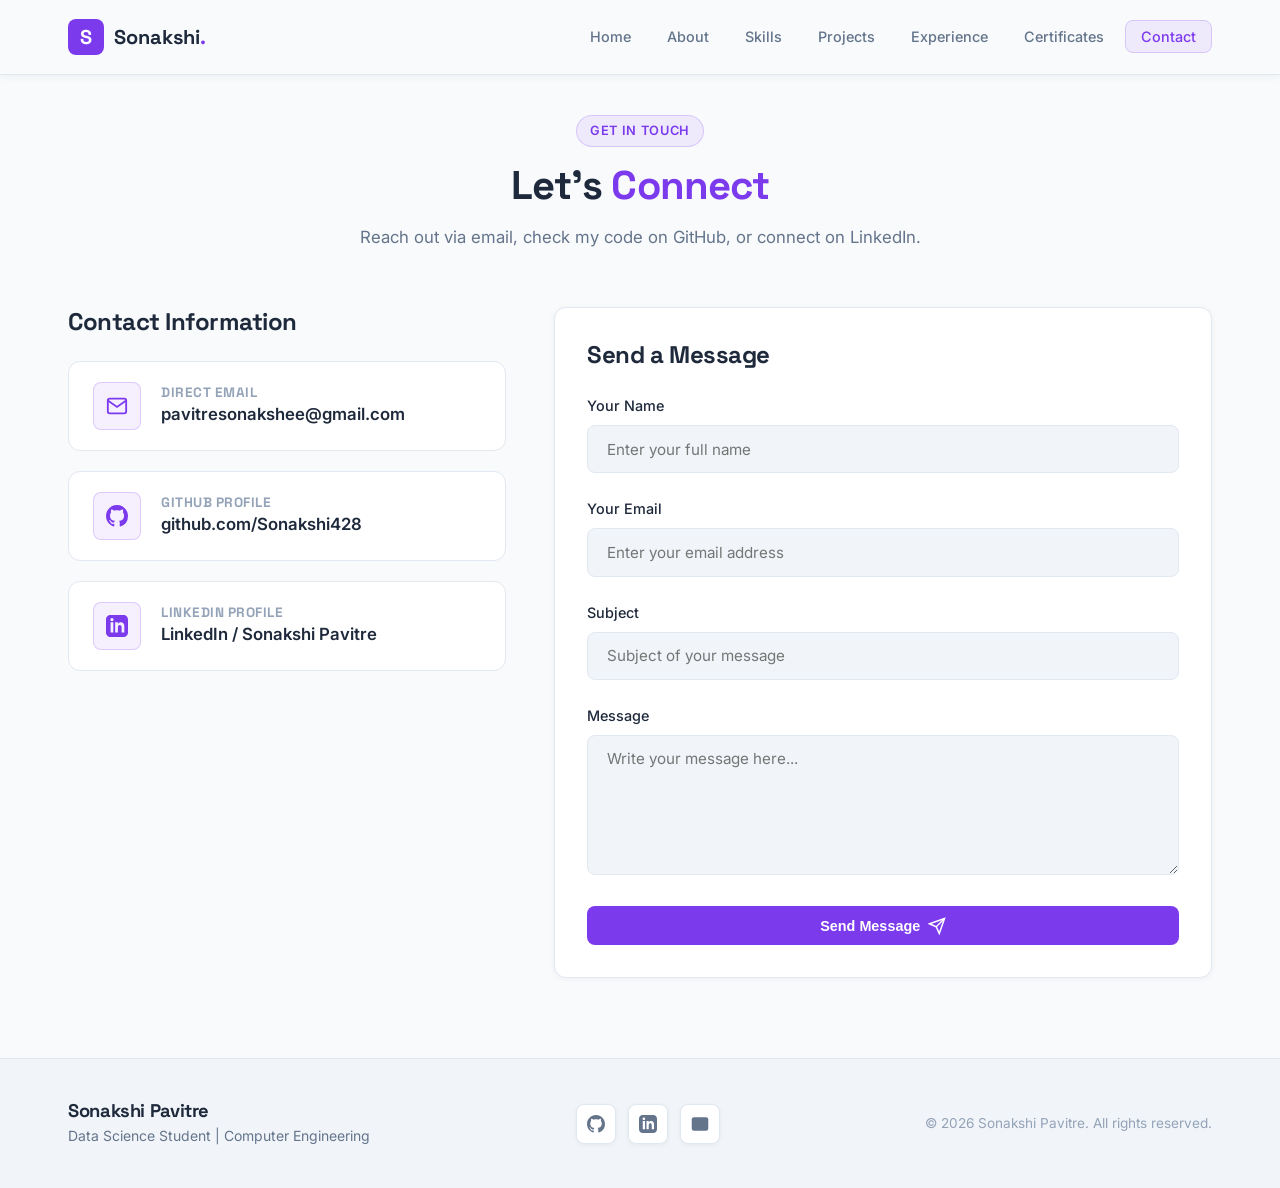
<file: contact.html>
<!DOCTYPE html>
<html lang="en">
<head>
  <meta charset="UTF-8">
  <meta name="viewport" content="width=device-width, initial-scale=1.0">
  <title>Contact Me | Sonakshi Pavitre</title>
  <meta name="description" content="Get in touch with Sonakshi Pavitre via email, LinkedIn, or GitHub.">
  <link rel="stylesheet" href="css/style.css">
  <link rel="preconnect" href="https://fonts.googleapis.com">
  <link rel="preconnect" href="https://fonts.gstatic.com" crossorigin>
  <link href="https://fonts.googleapis.com/css2?family=Inter:wght@400;500;600;700&family=Space+Grotesk:wght@500;600;700;800&display=swap" rel="stylesheet">
  <style>
    .contact-grid {
      display: grid;
      grid-template-columns: 0.8fr 1.2fr;
      gap: 3rem;
    }

    .contact-card-item {
      display: flex;
      align-items: center;
      gap: 1.25rem;
      padding: 1.25rem 1.5rem;
      border-radius: var(--radius-md);
      background: var(--bg-card);
      border: 1px solid var(--border-color);
      margin-bottom: 1.25rem;
      transition: var(--transition-fast);
    }

    .contact-card-item:hover {
      background: var(--bg-card-hover);
      border-color: rgba(124, 58, 237, 0.25);
      transform: translateX(4px);
    }

    .contact-icon {
      width: 48px;
      height: 48px;
      border-radius: var(--radius-sm);
      background: rgba(124, 58, 237, 0.08);
      border: 1px solid rgba(124, 58, 237, 0.2);
      display: flex;
      align-items: center;
      justify-content: center;
      color: var(--primary);
      flex-shrink: 0;
    }

    .contact-icon svg { width: 22px; height: 22px; }

    .contact-details h4 {
      font-size: 0.85rem;
      color: var(--text-dim);
      text-transform: uppercase;
      letter-spacing: 0.5px;
    }

    .contact-details span {
      font-size: 1.05rem;
      font-weight: 600;
      color: var(--text-main);
    }

    .form-group {
      margin-bottom: 1.5rem;
    }

    .form-label {
      display: block;
      font-size: 0.9rem;
      font-weight: 500;
      color: var(--text-main);
      margin-bottom: 0.5rem;
    }

    .form-control {
      width: 100%;
      padding: 0.85rem 1.15rem;
      border-radius: var(--radius-sm);
      background: var(--bg-secondary);
      border: 1px solid var(--border-color);
      color: var(--text-main);
      font-family: var(--font-body);
      font-size: 0.95rem;
      outline: none;
      transition: var(--transition-fast);
    }

    .form-control:focus {
      border-color: var(--primary);
      box-shadow: 0 0 0 3px var(--primary-glow);
      background: #ffffff;
    }

    textarea.form-control {
      resize: vertical;
      min-height: 140px;
    }

    .form-status {
      padding: 1rem 1.25rem;
      border-radius: var(--radius-sm);
      font-size: 0.95rem;
      margin-top: 1.5rem;
      display: none;
      line-height: 1.5;
    }

    .form-status.success {
      background: rgba(16, 185, 129, 0.1);
      border: 1px solid rgba(16, 185, 129, 0.3);
      color: #059669;
    }

    .form-status.error {
      background: rgba(220, 38, 38, 0.08);
      border: 1px solid rgba(220, 38, 38, 0.3);
      color: #dc2626;
    }

    @media (max-width: 992px) {
      .contact-grid { grid-template-columns: 1fr; }
    }
  </style>
</head>
<body>


  <header class="navbar">
    <div class="container">
      <a href="index.html" class="brand-logo">
        <div class="logo-icon">S</div>
        <span>Sonakshi<span class="gradient-text">.</span></span>
      </a>
      <ul class="nav-links" id="navLinks">
        <li><a href="index.html">Home</a></li>
        <li><a href="about.html">About</a></li>
        <li><a href="skills.html">Skills</a></li>
        <li><a href="projects.html">Projects</a></li>
        <li><a href="experience.html">Experience</a></li>
        <li><a href="certificates.html">Certificates</a></li>
        <li><a href="contact.html">Contact</a></li>
      </ul>
      <button class="mobile-toggle" id="mobileToggle" aria-label="Toggle Menu">
        <svg xmlns="http://www.w3.org/2000/svg" width="24" height="24" viewBox="0 0 24 24" fill="none" stroke="currentColor" stroke-width="2" stroke-linecap="round" stroke-linejoin="round"><line x1="4" x2="20" y1="12" y2="12"/><line x1="4" x2="20" y1="6" y2="6"/><line x1="4" x2="20" y1="18" y2="18"/></svg>
      </button>
    </div>
  </header>

  <main class="main-content container">
    <div class="page-header reveal">
      <span class="section-tag">GET IN TOUCH</span>
      <h1 class="section-title">Let's <span class="gradient-text">Connect</span></h1>
      <p class="section-subtitle">Reach out via email, check my code on GitHub, or connect on LinkedIn.</p>
    </div>

    <div class="contact-grid reveal">
      <!-- Left: Contact Details Cards -->
      <div>
        <h3 style="font-size: 1.5rem; margin-bottom: 1.5rem;">Contact Information</h3>

        <a href="mailto:pavitresonakshee@gmail.com" class="contact-card-item">
          <div class="contact-icon">
            <svg xmlns="http://www.w3.org/2000/svg" viewBox="0 0 24 24" fill="none" stroke="currentColor" stroke-width="2"><path d="M4 4h16c1.1 0 2 .9 2 2v12c0 1.1-.9 2-2 2H4c-1.1 0-2-.9-2-2V6c0-1.1.9-2 2-2z"/><polyline points="22,6 12,13 2,6"/></svg>
          </div>
          <div class="contact-details">
            <h4>Direct Email</h4>
            <span>pavitresonakshee@gmail.com</span>
          </div>
        </a>

        <a href="https://github.com/Sonakshi428" target="_blank" rel="noopener noreferrer" class="contact-card-item">
          <div class="contact-icon">
            <svg viewBox="0 0 24 24" fill="currentColor"><path d="M12 0C5.37 0 0 5.37 0 12c0 5.31 3.435 9.795 8.205 11.385.6.105.825-.255.825-.57 0-.285-.015-1.23-.015-2.235-3.015.555-3.795-.735-4.035-1.41-.135-.345-.72-1.41-1.23-1.695-.42-.225-1.02-.78-.015-.795.945-.015 1.62.87 1.845 1.23 1.08 1.815 2.805 1.305 3.495.99.105-.78.42-1.305.765-1.605-2.67-.3-5.46-1.335-5.46-5.925 0-1.305.465-2.385 1.23-3.225-.12-.3-.54-1.53.12-3.18 0 0 1.005-.315 3.3 1.23.96-.27 1.98-.405 3-.405s2.04.135 3 .405c2.295-1.56 3.3-1.23 3.3-1.23.66 1.65.24 2.88.12 3.18.765.84 1.23 1.905 1.23 3.225 0 4.605-2.805 5.625-5.475 5.925.435.375.81 1.095.81 2.22 0 1.605-.015 2.895-.015 3.3 0 .315.225.69.825.57A12.02 12.02 0 0024 12c0-6.63-5.37-12-12-12z"/></svg>
          </div>
          <div class="contact-details">
            <h4>GitHub Profile</h4>
            <span>github.com/Sonakshi428</span>
          </div>
        </a>

        <a href="https://www.linkedin.com/in/sonakshi-pavitre-99455a33/" target="_blank" rel="noopener noreferrer" class="contact-card-item">
          <div class="contact-icon">
            <svg viewBox="0 0 24 24" fill="currentColor"><path d="M19 0h-14c-2.761 0-5 2.239-5 5v14c0 2.761 2.239 5 5 5h14c2.762 0 5-2.239 5-5v-14c0-2.761-2.238-5-5-5zm-11 19h-3v-11h3v11zm-1.5-12.268c-.966 0-1.75-.79-1.75-1.764s.784-1.764 1.75-1.764 1.75.79 1.75 1.764-.783 1.764-1.75 1.764zm13.5 12.268h-3v-5.604c0-3.368-4-3.113-4 0v5.604h-3v-11h3v1.765c1.396-2.586 7-2.777 7 2.476v6.759z"/></svg>
          </div>
          <div class="contact-details">
            <h4>LinkedIn Profile</h4>
            <span>LinkedIn / Sonakshi Pavitre</span>
          </div>
        </a>
      </div>

      <!-- Right: Contact Form -->
      <div class="glass-card">
        <h3 style="font-size: 1.5rem; margin-bottom: 1.5rem;">Send a Message</h3>
        <form id="contactForm" novalidate>
          <div class="form-group">
            <label for="formName" class="form-label">Your Name</label>
            <input type="text" id="formName" class="form-control" placeholder="Enter your full name" required>
          </div>

          <div class="form-group">
            <label for="formEmail" class="form-label">Your Email</label>
            <input type="email" id="formEmail" class="form-control" placeholder="Enter your email address" required>
          </div>

          <div class="form-group">
            <label for="formSubject" class="form-label">Subject</label>
            <input type="text" id="formSubject" class="form-control" placeholder="Subject of your message" required>
          </div>

          <div class="form-group">
            <label for="formMessage" class="form-label">Message</label>
            <textarea id="formMessage" class="form-control" placeholder="Write your message here..." required></textarea>
          </div>

          <button type="submit" class="btn btn-primary" style="width: 100%;">
            Send Message
            <svg xmlns="http://www.w3.org/2000/svg" width="18" height="18" viewBox="0 0 24 24" fill="none" stroke="currentColor" stroke-width="2"><line x1="22" y1="2" x2="11" y2="13"/><polygon points="22 2 15 22 11 13 2 9 22 2"/></svg>
          </button>

          <div id="formStatus" class="form-status"></div>
        </form>
      </div>
    </div>
  </main>

  <button class="back-to-top" id="backToTop" aria-label="Back to top">
    <svg xmlns="http://www.w3.org/2000/svg" width="24" height="24" viewBox="0 0 24 24" fill="none" stroke="currentColor" stroke-width="2" stroke-linecap="round" stroke-linejoin="round"><line x1="12" y1="19" x2="12" y2="5"/><polyline points="5 12 12 5 19 12"/></svg>
  </button>

  <footer class="footer">
    <div class="container footer-content">
      <div class="footer-info">
        <h3>Sonakshi Pavitre</h3>
        <p>Data Science Student | Computer Engineering</p>
      </div>
      <div class="social-buttons">
        <a href="https://github.com/Sonakshi428" target="_blank" rel="noopener noreferrer" class="social-btn" aria-label="GitHub">
          <svg viewBox="0 0 24 24"><path d="M12 0C5.37 0 0 5.37 0 12c0 5.31 3.435 9.795 8.205 11.385.6.105.825-.255.825-.57 0-.285-.015-1.23-.015-2.235-3.015.555-3.795-.735-4.035-1.41-.135-.345-.72-1.41-1.23-1.695-.42-.225-1.02-.78-.015-.795.945-.015 1.62.87 1.845 1.23 1.08 1.815 2.805 1.305 3.495.99.105-.78.42-1.305.765-1.605-2.67-.3-5.46-1.335-5.46-5.925 0-1.305.465-2.385 1.23-3.225-.12-.3-.54-1.53.12-3.18 0 0 1.005-.315 3.3 1.23.96-.27 1.98-.405 3-.405s2.04.135 3 .405c2.295-1.56 3.3-1.23 3.3-1.23.66 1.65.24 2.88.12 3.18.765.84 1.23 1.905 1.23 3.225 0 4.605-2.805 5.625-5.475 5.925.435.375.81 1.095.81 2.22 0 1.605-.015 2.895-.015 3.3 0 .315.225.69.825.57A12.02 12.02 0 0024 12c0-6.63-5.37-12-12-12z"/></svg>
        </a>
        <a href="https://www.linkedin.com/in/sonakshi-pavitre-99455a33/" target="_blank" rel="noopener noreferrer" class="social-btn" aria-label="LinkedIn">
          <svg viewBox="0 0 24 24"><path d="M19 0h-14c-2.761 0-5 2.239-5 5v14c0 2.761 2.239 5 5 5h14c2.762 0 5-2.239 5-5v-14c0-2.761-2.238-5-5-5zm-11 19h-3v-11h3v11zm-1.5-12.268c-.966 0-1.75-.79-1.75-1.764s.784-1.764 1.75-1.764 1.75.79 1.75 1.764-.783 1.764-1.75 1.764zm13.5 12.268h-3v-5.604c0-3.368-4-3.113-4 0v5.604h-3v-11h3v1.765c1.396-2.586 7-2.777 7 2.476v6.759z"/></svg>
        </a>
        <a href="mailto:pavitresonakshee@gmail.com" class="social-btn" aria-label="Email">
          <svg xmlns="http://www.w3.org/2000/svg" width="20" height="20" viewBox="0 0 24 24" fill="none" stroke="currentColor" stroke-width="2" stroke-linecap="round" stroke-linejoin="round"><path d="M4 4h16c1.1 0 2 .9 2 2v12c0 1.1-.9 2-2 2H4c-1.1 0-2-.9-2-2V6c0-1.1.9-2 2-2z"/><polyline points="22,6 12,13 2,6"/></svg>
        </a>
      </div>
      <div class="footer-copy">
        © 2026 Sonakshi Pavitre. All rights reserved.
      </div>
    </div>
  </footer>

  <script src="js/script.js"></script>
</body>
</html>
</file>
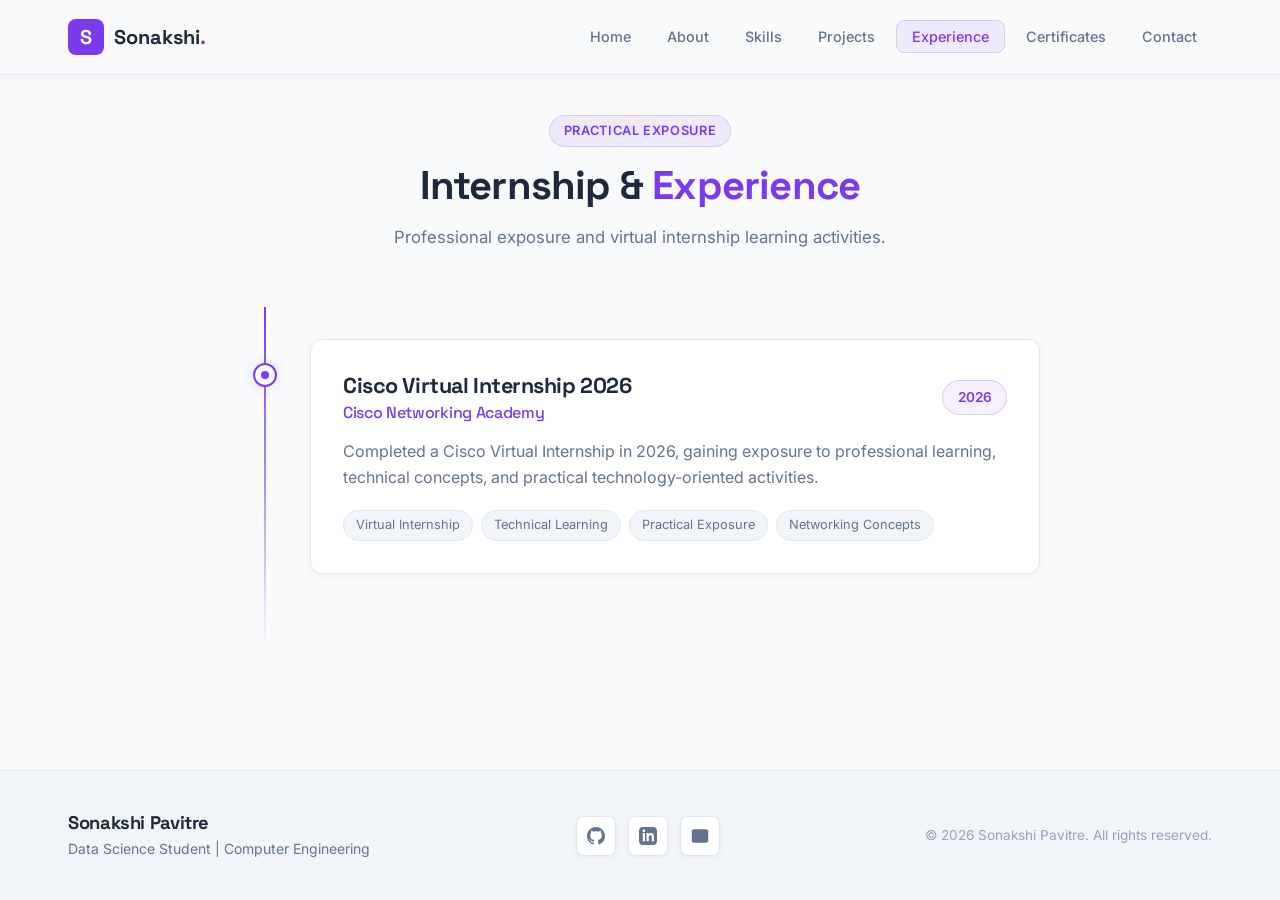
<file: experience.html>
<!DOCTYPE html>
<html lang="en">
<head>
  <meta charset="UTF-8">
  <meta name="viewport" content="width=device-width, initial-scale=1.0">
  <title>Experience | Sonakshi Pavitre</title>
  <meta name="description" content="View internship experience of Sonakshi Pavitre, including Cisco Virtual Internship 2026.">
  <link rel="stylesheet" href="css/style.css">
  <link rel="preconnect" href="https://fonts.googleapis.com">
  <link rel="preconnect" href="https://fonts.gstatic.com" crossorigin>
  <link href="https://fonts.googleapis.com/css2?family=Inter:wght@400;500;600;700&family=Space+Grotesk:wght@500;600;700;800&display=swap" rel="stylesheet">
  <style>
    .timeline-wrap {
      position: relative;
      max-width: 800px;
      margin: 0 auto;
      padding: 2rem 0;
    }

    .timeline-wrap::before {
      content: '';
      position: absolute;
      top: 0;
      bottom: 0;
      left: 24px;
      width: 2px;
      background: linear-gradient(to bottom, var(--primary), var(--primary-light), transparent);
    }

    .timeline-item {
      position: relative;
      padding-left: 70px;
      margin-bottom: 2.5rem;
    }

    .timeline-dot {
      position: absolute;
      left: 13px;
      top: 24px;
      width: 24px;
      height: 24px;
      border-radius: 50%;
      background: var(--bg-dark);
      border: 2px solid var(--primary);
      box-shadow: 0 0 12px rgba(124, 58, 237, 0.15);
      display: flex;
      align-items: center;
      justify-content: center;
    }

    .timeline-dot::after {
      content: '';
      width: 8px;
      height: 8px;
      border-radius: 50%;
      background: var(--primary);
    }

    .exp-header {
      display: flex;
      align-items: center;
      justify-content: space-between;
      gap: 1rem;
      margin-bottom: 1rem;
      flex-wrap: wrap;
    }

    .exp-title-group h3 {
      font-size: 1.35rem;
      margin-bottom: 0.25rem;
    }

    .exp-title-group h4 {
      font-size: 1rem;
      color: var(--primary);
      font-weight: 500;
    }

    .exp-date-badge {
      padding: 0.35rem 0.9rem;
      border-radius: var(--radius-full);
      background: rgba(124, 58, 237, 0.08);
      border: 1px solid rgba(124, 58, 237, 0.2);
      font-size: 0.85rem;
      font-weight: 600;
      color: var(--primary);
    }

    .exp-body p {
      color: var(--text-muted);
      font-size: 1rem;
      line-height: 1.6;
      margin-bottom: 1.25rem;
    }

    .exp-tags {
      display: flex;
      flex-wrap: wrap;
      gap: 0.5rem;
    }

    .exp-tag {
      font-size: 0.8rem;
      padding: 0.25rem 0.75rem;
      border-radius: var(--radius-full);
      background: var(--bg-secondary);
      border: 1px solid var(--border-color);
      color: var(--text-muted);
    }
  </style>
</head>
<body>


  <header class="navbar">
    <div class="container">
      <a href="index.html" class="brand-logo">
        <div class="logo-icon">S</div>
        <span>Sonakshi<span class="gradient-text">.</span></span>
      </a>
      <ul class="nav-links" id="navLinks">
        <li><a href="index.html">Home</a></li>
        <li><a href="about.html">About</a></li>
        <li><a href="skills.html">Skills</a></li>
        <li><a href="projects.html">Projects</a></li>
        <li><a href="experience.html">Experience</a></li>
        <li><a href="certificates.html">Certificates</a></li>
        <li><a href="contact.html">Contact</a></li>
      </ul>
      <button class="mobile-toggle" id="mobileToggle" aria-label="Toggle Menu">
        <svg xmlns="http://www.w3.org/2000/svg" width="24" height="24" viewBox="0 0 24 24" fill="none" stroke="currentColor" stroke-width="2" stroke-linecap="round" stroke-linejoin="round"><line x1="4" x2="20" y1="12" y2="12"/><line x1="4" x2="20" y1="6" y2="6"/><line x1="4" x2="20" y1="18" y2="18"/></svg>
      </button>
    </div>
  </header>

  <main class="main-content container">
    <div class="page-header reveal">
      <span class="section-tag">PRACTICAL EXPOSURE</span>
      <h1 class="section-title">Internship & <span class="gradient-text">Experience</span></h1>
      <p class="section-subtitle">Professional exposure and virtual internship learning activities.</p>
    </div>

    <div class="timeline-wrap reveal">
      <div class="timeline-item">
        <div class="timeline-dot"></div>
        <div class="glass-card">
          <div class="exp-header">
            <div class="exp-title-group">
              <h3>Cisco Virtual Internship 2026</h3>
              <h4>Cisco Networking Academy</h4>
            </div>
            <span class="exp-date-badge">2026</span>
          </div>

          <div class="exp-body">
            <p>
              Completed a Cisco Virtual Internship in 2026, gaining exposure to professional learning, technical concepts, and practical technology-oriented activities.
            </p>
          </div>

          <div class="exp-tags">
            <span class="exp-tag">Virtual Internship</span>
            <span class="exp-tag">Technical Learning</span>
            <span class="exp-tag">Practical Exposure</span>
            <span class="exp-tag">Networking Concepts</span>
          </div>
        </div>
      </div>
    </div>
  </main>

  <button class="back-to-top" id="backToTop" aria-label="Back to top">
    <svg xmlns="http://www.w3.org/2000/svg" width="24" height="24" viewBox="0 0 24 24" fill="none" stroke="currentColor" stroke-width="2" stroke-linecap="round" stroke-linejoin="round"><line x1="12" y1="19" x2="12" y2="5"/><polyline points="5 12 12 5 19 12"/></svg>
  </button>

  <footer class="footer">
    <div class="container footer-content">
      <div class="footer-info">
        <h3>Sonakshi Pavitre</h3>
        <p>Data Science Student | Computer Engineering</p>
      </div>
      <div class="social-buttons">
        <a href="https://github.com/Sonakshi428" target="_blank" rel="noopener noreferrer" class="social-btn" aria-label="GitHub">
          <svg viewBox="0 0 24 24"><path d="M12 0C5.37 0 0 5.37 0 12c0 5.31 3.435 9.795 8.205 11.385.6.105.825-.255.825-.57 0-.285-.015-1.23-.015-2.235-3.015.555-3.795-.735-4.035-1.41-.135-.345-.72-1.41-1.23-1.695-.42-.225-1.02-.78-.015-.795.945-.015 1.62.87 1.845 1.23 1.08 1.815 2.805 1.305 3.495.99.105-.78.42-1.305.765-1.605-2.67-.3-5.46-1.335-5.46-5.925 0-1.305.465-2.385 1.23-3.225-.12-.3-.54-1.53.12-3.18 0 0 1.005-.315 3.3 1.23.96-.27 1.98-.405 3-.405s2.04.135 3 .405c2.295-1.56 3.3-1.23 3.3-1.23.66 1.65.24 2.88.12 3.18.765.84 1.23 1.905 1.23 3.225 0 4.605-2.805 5.625-5.475 5.925.435.375.81 1.095.81 2.22 0 1.605-.015 2.895-.015 3.3 0 .315.225.69.825.57A12.02 12.02 0 0024 12c0-6.63-5.37-12-12-12z"/></svg>
        </a>
        <a href="https://www.linkedin.com/in/sonakshi-pavitre-99455a33/" target="_blank" rel="noopener noreferrer" class="social-btn" aria-label="LinkedIn">
          <svg viewBox="0 0 24 24"><path d="M19 0h-14c-2.761 0-5 2.239-5 5v14c0 2.761 2.239 5 5 5h14c2.762 0 5-2.239 5-5v-14c0-2.761-2.238-5-5-5zm-11 19h-3v-11h3v11zm-1.5-12.268c-.966 0-1.75-.79-1.75-1.764s.784-1.764 1.75-1.764 1.75.79 1.75 1.764-.783 1.764-1.75 1.764zm13.5 12.268h-3v-5.604c0-3.368-4-3.113-4 0v5.604h-3v-11h3v1.765c1.396-2.586 7-2.777 7 2.476v6.759z"/></svg>
        </a>
        <a href="mailto:pavitresonakshee@gmail.com" class="social-btn" aria-label="Email">
          <svg xmlns="http://www.w3.org/2000/svg" width="20" height="20" viewBox="0 0 24 24" fill="none" stroke="currentColor" stroke-width="2" stroke-linecap="round" stroke-linejoin="round"><path d="M4 4h16c1.1 0 2 .9 2 2v12c0 1.1-.9 2-2 2H4c-1.1 0-2-.9-2-2V6c0-1.1.9-2 2-2z"/><polyline points="22,6 12,13 2,6"/></svg>
        </a>
      </div>
      <div class="footer-copy">
        © 2026 Sonakshi Pavitre. All rights reserved.
      </div>
    </div>
  </footer>

  <script src="js/script.js"></script>
</body>
</html>
</file>
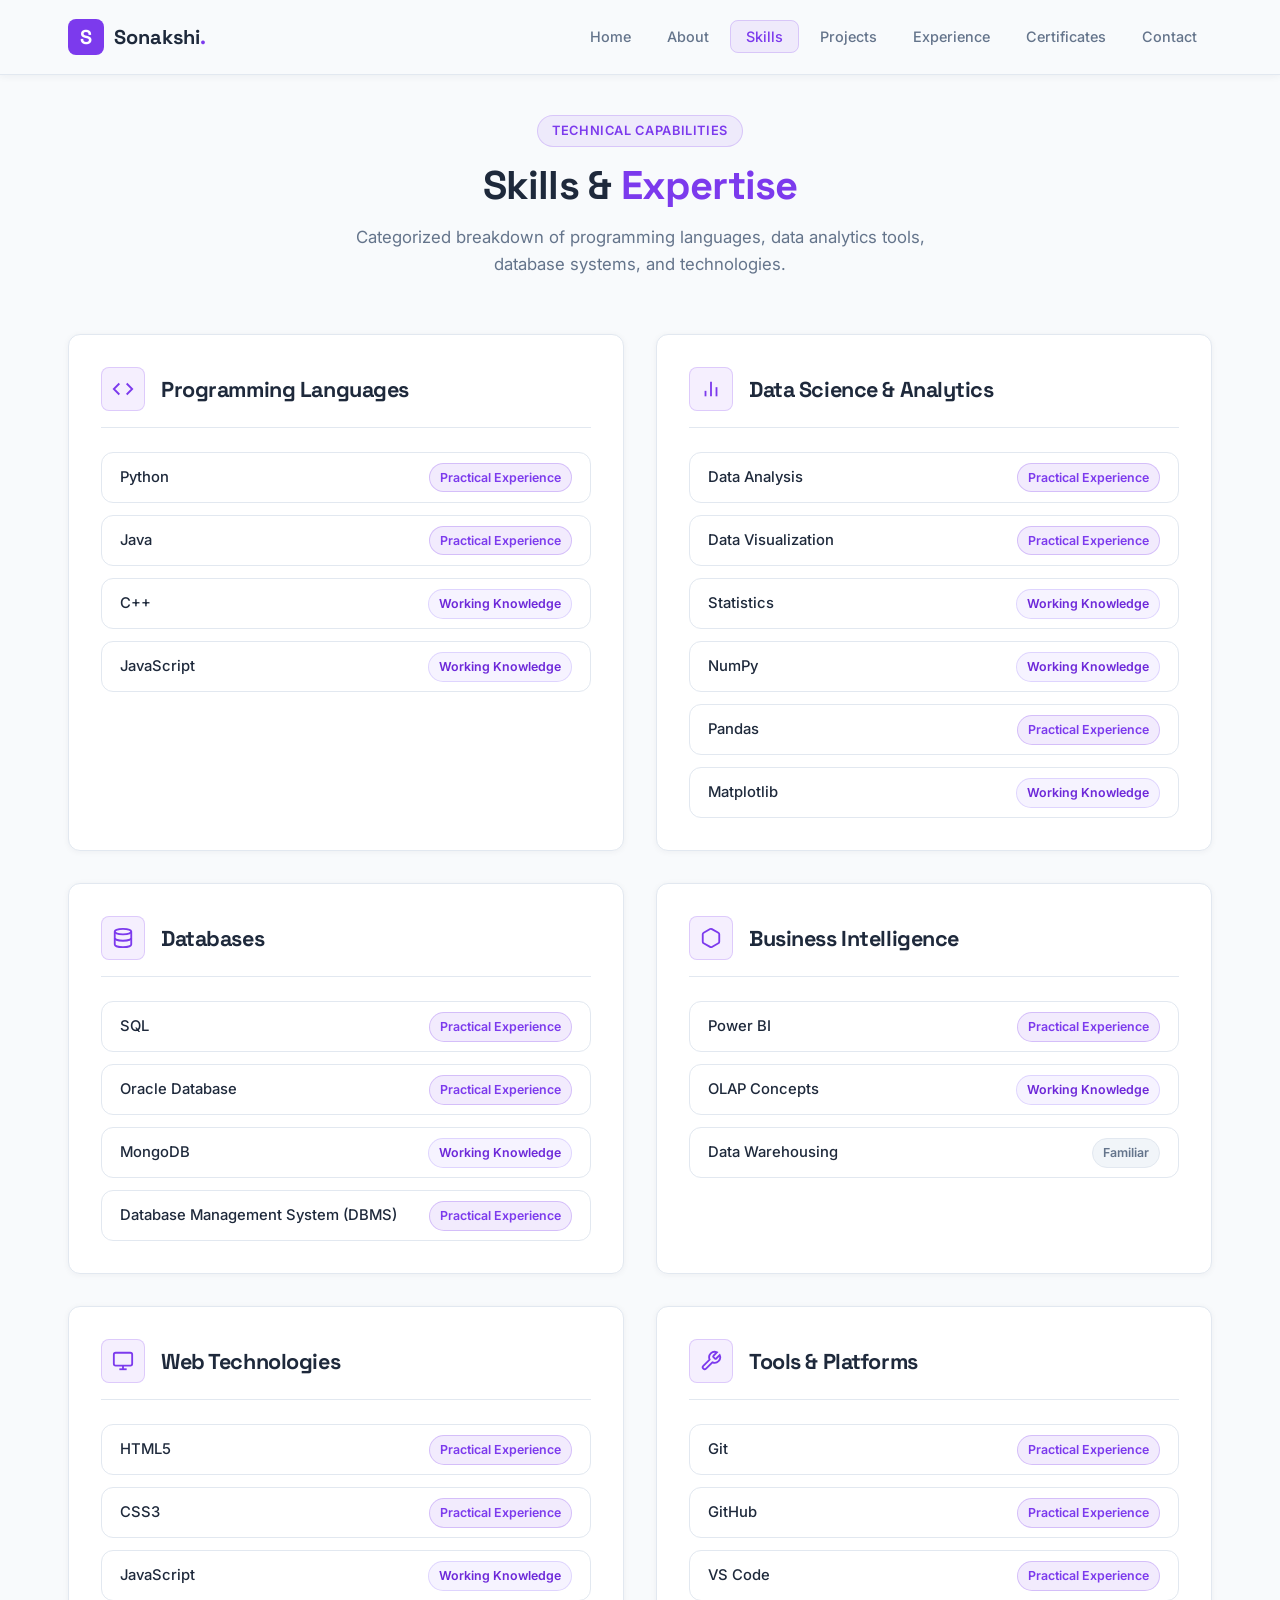
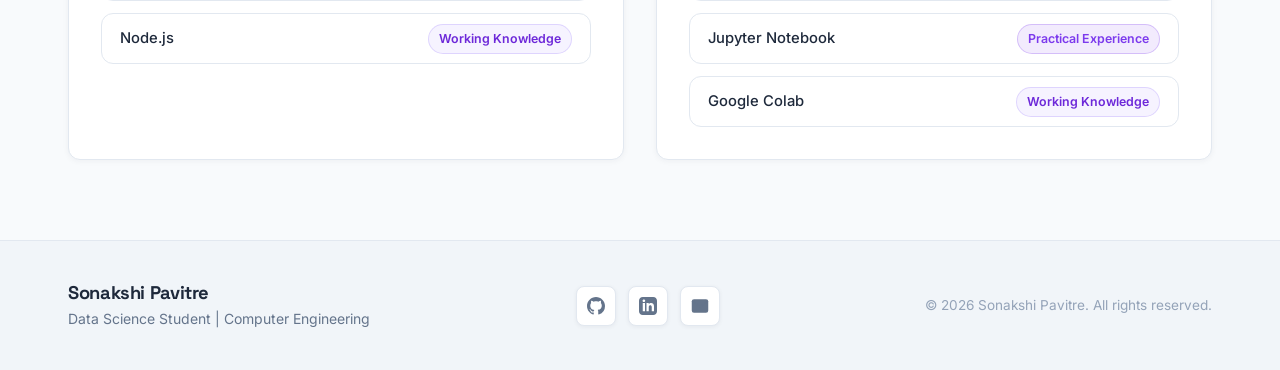
<file: skills.html>
<!DOCTYPE html>
<html lang="en">
<head>
  <meta charset="UTF-8">
  <meta name="viewport" content="width=device-width, initial-scale=1.0">
  <title>Skills & Expertise | Sonakshi Pavitre</title>
  <meta name="description" content="Explore technical skills of Sonakshi Pavitre in Data Science, Programming, Database Management, and Web Technologies.">
  <link rel="stylesheet" href="css/style.css">
  <link rel="preconnect" href="https://fonts.googleapis.com">
  <link rel="preconnect" href="https://fonts.gstatic.com" crossorigin>
  <link href="https://fonts.googleapis.com/css2?family=Inter:wght@400;500;600;700&family=Space+Grotesk:wght@500;600;700;800&display=swap" rel="stylesheet">
  <style>
    .skills-grid {
      display: grid;
      grid-template-columns: repeat(2, 1fr);
      gap: 2rem;
    }
    
    .skill-card-header {
      display: flex;
      align-items: center;
      gap: 1rem;
      margin-bottom: 1.5rem;
      padding-bottom: 1rem;
      border-bottom: 1px solid var(--border-color);
    }
    
    .skill-card-header .icon-box {
      width: 44px;
      height: 44px;
      border-radius: var(--radius-sm);
      background: rgba(124, 58, 237, 0.08);
      border: 1px solid rgba(124, 58, 237, 0.2);
      display: flex;
      align-items: center;
      justify-content: center;
      color: var(--primary);
    }

    .skill-card-header .icon-box svg { width: 22px; height: 22px; }
    .skill-card-header h3 { font-size: 1.35rem; }

    .skill-tags-list {
      display: flex;
      flex-wrap: wrap;
      gap: 0.75rem;
    }

    .skill-pill {
      display: inline-flex;
      align-items: center;
      justify-content: space-between;
      gap: 0.75rem;
      padding: 0.6rem 1.1rem;
      border-radius: var(--radius-md);
      background: #ffffff;
      border: 1px solid var(--border-color);
      font-size: 0.925rem;
      font-weight: 500;
      color: var(--text-main);
      transition: var(--transition-fast);
      width: 100%;
    }

    .skill-pill:hover {
      background: rgba(124, 58, 237, 0.06);
      border-color: rgba(124, 58, 237, 0.25);
      transform: translateX(4px);
    }

    .skill-level-badge {
      font-size: 0.775rem;
      padding: 0.25rem 0.65rem;
      border-radius: var(--radius-full);
      font-weight: 600;
    }

    .badge-practical { background: rgba(124, 58, 237, 0.1); color: var(--primary); border: 1px solid rgba(124, 58, 237, 0.25); }
    .badge-working { background: rgba(167, 139, 250, 0.1); color: #6D28D9; border: 1px solid rgba(167, 139, 250, 0.3); }
    .badge-familiar { background: var(--bg-secondary); color: var(--text-muted); border: 1px solid var(--border-color); }

    @media (max-width: 992px) {
      .skills-grid { grid-template-columns: 1fr; }
    }
  </style>
</head>
<body>


  <header class="navbar">
    <div class="container">
      <a href="index.html" class="brand-logo">
        <div class="logo-icon">S</div>
        <span>Sonakshi<span class="gradient-text">.</span></span>
      </a>
      <ul class="nav-links" id="navLinks">
        <li><a href="index.html">Home</a></li>
        <li><a href="about.html">About</a></li>
        <li><a href="skills.html">Skills</a></li>
        <li><a href="projects.html">Projects</a></li>
        <li><a href="experience.html">Experience</a></li>
        <li><a href="certificates.html">Certificates</a></li>
        <li><a href="contact.html">Contact</a></li>
      </ul>
      <button class="mobile-toggle" id="mobileToggle" aria-label="Toggle Menu">
        <svg xmlns="http://www.w3.org/2000/svg" width="24" height="24" viewBox="0 0 24 24" fill="none" stroke="currentColor" stroke-width="2" stroke-linecap="round" stroke-linejoin="round"><line x1="4" x2="20" y1="12" y2="12"/><line x1="4" x2="20" y1="6" y2="6"/><line x1="4" x2="20" y1="18" y2="18"/></svg>
      </button>
    </div>
  </header>

  <main class="main-content container">
    <div class="page-header reveal">
      <span class="section-tag">TECHNICAL CAPABILITIES</span>
      <h1 class="section-title">Skills & <span class="gradient-text">Expertise</span></h1>
      <p class="section-subtitle">Categorized breakdown of programming languages, data analytics tools, database systems, and technologies.</p>
    </div>

    <div class="skills-grid reveal">
      <!-- 1. Programming -->
      <div class="glass-card">
        <div class="skill-card-header">
          <div class="icon-box">
            <svg xmlns="http://www.w3.org/2000/svg" viewBox="0 0 24 24" fill="none" stroke="currentColor" stroke-width="2"><polyline points="16 18 22 12 16 6"/><polyline points="8 6 2 12 8 18"/></svg>
          </div>
          <h3>Programming Languages</h3>
        </div>
        <div class="skill-tags-list">
          <div class="skill-pill">
            <span>Python</span>
            <span class="skill-level-badge badge-practical">Practical Experience</span>
          </div>
          <div class="skill-pill">
            <span>Java</span>
            <span class="skill-level-badge badge-practical">Practical Experience</span>
          </div>
          <div class="skill-pill">
            <span>C++</span>
            <span class="skill-level-badge badge-working">Working Knowledge</span>
          </div>
          <div class="skill-pill">
            <span>JavaScript</span>
            <span class="skill-level-badge badge-working">Working Knowledge</span>
          </div>
        </div>
      </div>

      <!-- 2. Data Science & Analytics -->
      <div class="glass-card">
        <div class="skill-card-header">
          <div class="icon-box">
            <svg xmlns="http://www.w3.org/2000/svg" viewBox="0 0 24 24" fill="none" stroke="currentColor" stroke-width="2"><line x1="18" y1="20" x2="18" y2="10"/><line x1="12" y1="20" x2="12" y2="4"/><line x1="6" y1="20" x2="6" y2="14"/></svg>
          </div>
          <h3>Data Science & Analytics</h3>
        </div>
        <div class="skill-tags-list">
          <div class="skill-pill">
            <span>Data Analysis</span>
            <span class="skill-level-badge badge-practical">Practical Experience</span>
          </div>
          <div class="skill-pill">
            <span>Data Visualization</span>
            <span class="skill-level-badge badge-practical">Practical Experience</span>
          </div>
          <div class="skill-pill">
            <span>Statistics</span>
            <span class="skill-level-badge badge-working">Working Knowledge</span>
          </div>
          <div class="skill-pill">
            <span>NumPy</span>
            <span class="skill-level-badge badge-working">Working Knowledge</span>
          </div>
          <div class="skill-pill">
            <span>Pandas</span>
            <span class="skill-level-badge badge-practical">Practical Experience</span>
          </div>
          <div class="skill-pill">
            <span>Matplotlib</span>
            <span class="skill-level-badge badge-working">Working Knowledge</span>
          </div>
        </div>
      </div>

      <!-- 3. Databases -->
      <div class="glass-card">
        <div class="skill-card-header">
          <div class="icon-box">
            <svg xmlns="http://www.w3.org/2000/svg" viewBox="0 0 24 24" fill="none" stroke="currentColor" stroke-width="2"><ellipse cx="12" cy="5" rx="9" ry="3"/><path d="M21 12c0 1.66-4 3-9 3s-9-1.34-9-3"/><path d="M3 5v14c0 1.66 4 3 9 3s9-1.34 9-3V5"/></svg>
          </div>
          <h3>Databases</h3>
        </div>
        <div class="skill-tags-list">
          <div class="skill-pill">
            <span>SQL</span>
            <span class="skill-level-badge badge-practical">Practical Experience</span>
          </div>
          <div class="skill-pill">
            <span>Oracle Database</span>
            <span class="skill-level-badge badge-practical">Practical Experience</span>
          </div>
          <div class="skill-pill">
            <span>MongoDB</span>
            <span class="skill-level-badge badge-working">Working Knowledge</span>
          </div>
          <div class="skill-pill">
            <span>Database Management System (DBMS)</span>
            <span class="skill-level-badge badge-practical">Practical Experience</span>
          </div>
        </div>
      </div>

      <!-- 4. Business Intelligence -->
      <div class="glass-card">
        <div class="skill-card-header">
          <div class="icon-box">
            <svg xmlns="http://www.w3.org/2000/svg" viewBox="0 0 24 24" fill="none" stroke="currentColor" stroke-width="2"><path d="M21 16V8a2 2 0 0 0-1-1.73l-7-4a2 2 0 0 0-2 0l-7 4A2 2 0 0 0 3 8v8a2 2 0 0 0 1 1.73l7 4a2 2 0 0 0 2 0l7-4A2 2 0 0 0 21 16z"/></svg>
          </div>
          <h3>Business Intelligence</h3>
        </div>
        <div class="skill-tags-list">
          <div class="skill-pill">
            <span>Power BI</span>
            <span class="skill-level-badge badge-practical">Practical Experience</span>
          </div>
          <div class="skill-pill">
            <span>OLAP Concepts</span>
            <span class="skill-level-badge badge-working">Working Knowledge</span>
          </div>
          <div class="skill-pill">
            <span>Data Warehousing</span>
            <span class="skill-level-badge badge-familiar">Familiar</span>
          </div>
        </div>
      </div>

      <!-- 5. Web Technologies -->
      <div class="glass-card">
        <div class="skill-card-header">
          <div class="icon-box">
            <svg xmlns="http://www.w3.org/2000/svg" viewBox="0 0 24 24" fill="none" stroke="currentColor" stroke-width="2"><rect x="2" y="3" width="20" height="14" rx="2" ry="2"/><line x1="8" y1="21" x2="16" y2="21"/><line x1="12" y1="17" x2="12" y2="21"/></svg>
          </div>
          <h3>Web Technologies</h3>
        </div>
        <div class="skill-tags-list">
          <div class="skill-pill">
            <span>HTML5</span>
            <span class="skill-level-badge badge-practical">Practical Experience</span>
          </div>
          <div class="skill-pill">
            <span>CSS3</span>
            <span class="skill-level-badge badge-practical">Practical Experience</span>
          </div>
          <div class="skill-pill">
            <span>JavaScript</span>
            <span class="skill-level-badge badge-working">Working Knowledge</span>
          </div>
          <div class="skill-pill">
            <span>Node.js</span>
            <span class="skill-level-badge badge-working">Working Knowledge</span>
          </div>
        </div>
      </div>

      <!-- 6. Developer Tools -->
      <div class="glass-card">
        <div class="skill-card-header">
          <div class="icon-box">
            <svg xmlns="http://www.w3.org/2000/svg" viewBox="0 0 24 24" fill="none" stroke="currentColor" stroke-width="2"><path d="M14.7 6.3a1 1 0 0 0 0 1.4l1.6 1.6a1 1 0 0 0 1.4 0l3.77-3.77a6 6 0 0 1-7.94 7.94l-6.91 6.91a2.12 2.12 0 0 1-3-3l6.91-6.91a6 6 0 0 1 7.94-7.94l-3.76 3.76z"/></svg>
          </div>
          <h3>Tools & Platforms</h3>
        </div>
        <div class="skill-tags-list">
          <div class="skill-pill">
            <span>Git</span>
            <span class="skill-level-badge badge-practical">Practical Experience</span>
          </div>
          <div class="skill-pill">
            <span>GitHub</span>
            <span class="skill-level-badge badge-practical">Practical Experience</span>
          </div>
          <div class="skill-pill">
            <span>VS Code</span>
            <span class="skill-level-badge badge-practical">Practical Experience</span>
          </div>
          <div class="skill-pill">
            <span>Jupyter Notebook</span>
            <span class="skill-level-badge badge-practical">Practical Experience</span>
          </div>
          <div class="skill-pill">
            <span>Google Colab</span>
            <span class="skill-level-badge badge-working">Working Knowledge</span>
          </div>
        </div>
      </div>
    </div>
  </main>

  <button class="back-to-top" id="backToTop" aria-label="Back to top">
    <svg xmlns="http://www.w3.org/2000/svg" width="24" height="24" viewBox="0 0 24 24" fill="none" stroke="currentColor" stroke-width="2" stroke-linecap="round" stroke-linejoin="round"><line x1="12" y1="19" x2="12" y2="5"/><polyline points="5 12 12 5 19 12"/></svg>
  </button>

  <footer class="footer">
    <div class="container footer-content">
      <div class="footer-info">
        <h3>Sonakshi Pavitre</h3>
        <p>Data Science Student | Computer Engineering</p>
      </div>
      <div class="social-buttons">
        <a href="https://github.com/Sonakshi428" target="_blank" rel="noopener noreferrer" class="social-btn" aria-label="GitHub">
          <svg viewBox="0 0 24 24"><path d="M12 0C5.37 0 0 5.37 0 12c0 5.31 3.435 9.795 8.205 11.385.6.105.825-.255.825-.57 0-.285-.015-1.23-.015-2.235-3.015.555-3.795-.735-4.035-1.41-.135-.345-.72-1.41-1.23-1.695-.42-.225-1.02-.78-.015-.795.945-.015 1.62.87 1.845 1.23 1.08 1.815 2.805 1.305 3.495.99.105-.78.42-1.305.765-1.605-2.67-.3-5.46-1.335-5.46-5.925 0-1.305.465-2.385 1.23-3.225-.12-.3-.54-1.53.12-3.18 0 0 1.005-.315 3.3 1.23.96-.27 1.98-.405 3-.405s2.04.135 3 .405c2.295-1.56 3.3-1.23 3.3-1.23.66 1.65.24 2.88.12 3.18.765.84 1.23 1.905 1.23 3.225 0 4.605-2.805 5.625-5.475 5.925.435.375.81 1.095.81 2.22 0 1.605-.015 2.895-.015 3.3 0 .315.225.69.825.57A12.02 12.02 0 0024 12c0-6.63-5.37-12-12-12z"/></svg>
        </a>
        <a href="https://www.linkedin.com/in/sonakshi-pavitre-99455a33/" target="_blank" rel="noopener noreferrer" class="social-btn" aria-label="LinkedIn">
          <svg viewBox="0 0 24 24"><path d="M19 0h-14c-2.761 0-5 2.239-5 5v14c0 2.761 2.239 5 5 5h14c2.762 0 5-2.239 5-5v-14c0-2.761-2.238-5-5-5zm-11 19h-3v-11h3v11zm-1.5-12.268c-.966 0-1.75-.79-1.75-1.764s.784-1.764 1.75-1.764 1.75.79 1.75 1.764-.783 1.764-1.75 1.764zm13.5 12.268h-3v-5.604c0-3.368-4-3.113-4 0v5.604h-3v-11h3v1.765c1.396-2.586 7-2.777 7 2.476v6.759z"/></svg>
        </a>
        <a href="mailto:pavitresonakshee@gmail.com" class="social-btn" aria-label="Email">
          <svg xmlns="http://www.w3.org/2000/svg" width="20" height="20" viewBox="0 0 24 24" fill="none" stroke="currentColor" stroke-width="2" stroke-linecap="round" stroke-linejoin="round"><path d="M4 4h16c1.1 0 2 .9 2 2v12c0 1.1-.9 2-2 2H4c-1.1 0-2-.9-2-2V6c0-1.1.9-2 2-2z"/><polyline points="22,6 12,13 2,6"/></svg>
        </a>
      </div>
      <div class="footer-copy">
        © 2026 Sonakshi Pavitre. All rights reserved.
      </div>
    </div>
  </footer>

  <script src="js/script.js"></script>
</body>
</html>
</file>
<file: css/style.css>
/* ==========================================================================
   SONAKSHI PAVITRE — PROFESSIONAL DATA SCIENCE PORTFOLIO DESIGN SYSTEM
   THEME: Professional Light (#F8FAFC) + Purple Accents (#7C3AED)
   ========================================================================== */

:root {
  /* Color Palette — Light Theme */
  --bg-dark: #F8FAFC;             /* Main background (soft off-white) */
  --bg-secondary: #F1F5F9;        /* Secondary section background */
  --bg-card: #FFFFFF;             /* Card background */
  --bg-card-hover: #F5F3FF;       /* Card hover state */
  --bg-modal: rgba(30, 41, 59, 0.5);

  --border-color: #E2E8F0;        /* Subtle clean border */
  --border-hover: #C4B5FD;        /* Card border hover */
  --border-accent: #7C3AED;       /* Accent highlight border */

  --primary: #7C3AED;             /* Primary accent: Professional Purple */
  --primary-light: #A78BFA;       /* Secondary accent: Light Violet */
  --primary-glow: rgba(124, 58, 237, 0.12);

  --text-main: #1E293B;           /* Main text: Dark Slate */
  --text-muted: #64748B;          /* Secondary text: Slate gray */
  --text-dim: #94A3B8;            /* Dim text */

  /* Fonts */
  --font-heading: 'Space Grotesk', -apple-system, sans-serif;
  --font-body: 'Inter', -apple-system, sans-serif;

  /* Layout & Spacing */
  --navbar-height: 75px;
  --container-max: 1200px;
  --radius-sm: 8px;
  --radius-md: 12px;
  --radius-lg: 16px;
  --radius-full: 9999px;

  /* Transitions */
  --transition-fast: 0.15s ease;
  --transition-normal: 0.25s ease;
}

/* Reset & Base Styles */
*, *::before, *::after {
  box-sizing: border-box;
  margin: 0;
  padding: 0;
}

html {
  scroll-behavior: smooth;
  font-size: 16px;
  color-scheme: light;
}

body {
  background-color: var(--bg-dark);
  color: var(--text-main);
  font-family: var(--font-body);
  line-height: 1.6;
  overflow-x: hidden;
  min-height: 100vh;
  display: flex;
  flex-direction: column;
}

/* Typography */
h1, h2, h3, h4, h5, h6 {
  font-family: var(--font-heading);
  color: var(--text-main);
  line-height: 1.25;
  letter-spacing: -0.02em;
}

a {
  color: inherit;
  text-decoration: none;
  transition: var(--transition-fast);
}

img, iframe {
  max-width: 100%;
  display: block;
}

.gradient-text {
  color: var(--primary);
}

/* Container */
.container {
  width: 100%;
  max-width: var(--container-max);
  margin: 0 auto;
  padding: 0 1.75rem;
}

.main-content {
  flex: 1;
  padding-top: calc(var(--navbar-height) + 2.5rem);
  padding-bottom: 5rem;
}

/* Navbar */
.navbar {
  position: fixed;
  top: 0;
  left: 0;
  width: 100%;
  height: var(--navbar-height);
  background: rgba(248, 250, 252, 0.95);
  backdrop-filter: blur(12px);
  -webkit-backdrop-filter: blur(12px);
  border-bottom: 1px solid var(--border-color);
  z-index: 1000;
  box-shadow: 0 1px 8px rgba(30, 41, 59, 0.06);
}

.navbar .container {
  display: flex;
  align-items: center;
  justify-content: space-between;
  height: 100%;
}

.brand-logo {
  display: flex;
  align-items: center;
  gap: 0.65rem;
  font-family: var(--font-heading);
  font-size: 1.25rem;
  font-weight: 700;
  color: var(--text-main);
}

.brand-logo .logo-icon {
  width: 36px;
  height: 36px;
  border-radius: var(--radius-sm);
  background: var(--primary);
  border: none;
  display: flex;
  align-items: center;
  justify-content: center;
  color: #fff;
  font-weight: 800;
}

.nav-links {
  display: flex;
  align-items: center;
  gap: 0.35rem;
  list-style: none;
}

.nav-links a {
  padding: 0.45rem 0.95rem;
  font-size: 0.9rem;
  font-weight: 500;
  color: var(--text-muted);
  border-radius: var(--radius-sm);
  transition: var(--transition-fast);
}

.nav-links a:hover {
  color: var(--primary);
  background: rgba(124, 58, 237, 0.06);
}

.nav-links a.active {
  color: var(--primary);
  background: rgba(124, 58, 237, 0.08);
  border: 1px solid rgba(124, 58, 237, 0.2);
}

.mobile-toggle {
  display: none;
  background: var(--bg-card);
  border: 1px solid var(--border-color);
  color: var(--text-main);
  width: 40px;
  height: 40px;
  border-radius: var(--radius-sm);
  cursor: pointer;
  align-items: center;
  justify-content: center;
  box-shadow: 0 1px 4px rgba(30, 41, 59, 0.08);
}

/* Page Headers */
.page-header {
  text-align: center;
  margin-bottom: 3.5rem;
}

.section-tag {
  display: inline-block;
  padding: 0.3rem 0.85rem;
  border-radius: var(--radius-full);
  background: rgba(124, 58, 237, 0.08);
  border: 1px solid rgba(124, 58, 237, 0.2);
  font-size: 0.8rem;
  font-weight: 600;
  color: var(--primary);
  letter-spacing: 0.05em;
  text-transform: uppercase;
  margin-bottom: 0.85rem;
}

.section-title {
  font-size: 2.5rem;
  font-weight: 700;
  margin-bottom: 0.85rem;
  color: var(--text-main);
}

.section-subtitle {
  color: var(--text-muted);
  font-size: 1.05rem;
  max-width: 620px;
  margin: 0 auto;
}

/* Professional Cards */
.glass-card {
  background: var(--bg-card);
  border: 1px solid var(--border-color);
  border-radius: var(--radius-md);
  padding: 2rem;
  transition: var(--transition-normal);
  position: relative;
  box-shadow: 0 1px 6px rgba(30, 41, 59, 0.05);
}

.glass-card:hover {
  background: var(--bg-card-hover);
  border-color: var(--border-hover);
  box-shadow: 0 8px 24px rgba(124, 58, 237, 0.1);
  transform: translateY(-2px);
}

/* Buttons */
.btn {
  display: inline-flex;
  align-items: center;
  justify-content: center;
  gap: 0.5rem;
  padding: 0.65rem 1.4rem;
  font-size: 0.9rem;
  font-weight: 600;
  border-radius: var(--radius-sm);
  cursor: pointer;
  border: none;
  transition: var(--transition-fast);
}

.btn-primary {
  background: var(--primary);
  color: #ffffff;
}

.btn-primary:hover {
  background: #6D28D9;
  color: #ffffff;
  box-shadow: 0 4px 12px rgba(124, 58, 237, 0.3);
}

.btn-secondary {
  background: var(--bg-secondary);
  border: 1px solid var(--border-color);
  color: var(--text-main);
}

.btn-secondary:hover {
  background: #E2E8F0;
  border-color: #CBD5E1;
  color: var(--text-main);
}

.btn-outline {
  background: transparent;
  border: 1px solid var(--border-color);
  color: var(--text-main);
}

.btn-outline:hover {
  border-color: var(--primary);
  color: var(--primary);
  background: rgba(124, 58, 237, 0.05);
}

.btn-sm {
  padding: 0.5rem 1rem;
  font-size: 0.85rem;
}

/* Social Buttons */
.social-buttons {
  display: flex;
  align-items: center;
  gap: 0.75rem;
}

.social-btn {
  width: 40px;
  height: 40px;
  border-radius: var(--radius-sm);
  background: var(--bg-card);
  border: 1px solid var(--border-color);
  color: var(--text-muted);
  display: flex;
  align-items: center;
  justify-content: center;
  transition: var(--transition-fast);
  box-shadow: 0 1px 4px rgba(30, 41, 59, 0.06);
}

.social-btn:hover {
  color: var(--primary);
  border-color: var(--primary);
  background: rgba(124, 58, 237, 0.06);
  box-shadow: 0 4px 12px rgba(124, 58, 237, 0.12);
}

.social-btn svg {
  width: 18px;
  height: 18px;
  fill: currentColor;
}

/* Home Page Avatar Frame */
.hero-avatar-wrap {
  position: relative;
  width: 280px;
  height: 280px;
  margin: 0 auto;
}

.avatar-frame {
  position: relative;
  width: 100%;
  height: 100%;
  border-radius: 50%;
  border: 3px solid var(--border-color);
  overflow: hidden;
  background: var(--bg-secondary);
  box-shadow: 0 8px 32px rgba(124, 58, 237, 0.12), 0 2px 8px rgba(30, 41, 59, 0.08);
  transition: var(--transition-normal);
}

.hero-avatar-wrap:hover .avatar-frame {
  border-color: var(--primary);
  box-shadow: 0 12px 40px rgba(124, 58, 237, 0.2);
}

.avatar-img {
  width: 100%;
  height: 100%;
  object-fit: cover;
}

/* Data-themed Floating Nodes */
.data-node {
  position: absolute;
  padding: 0.4rem 0.85rem;
  border-radius: var(--radius-full);
  background: var(--bg-card);
  border: 1px solid var(--border-color);
  color: var(--text-main);
  font-size: 0.8rem;
  font-weight: 500;
  display: flex;
  align-items: center;
  gap: 0.4rem;
  box-shadow: 0 4px 12px rgba(30, 41, 59, 0.1);
}

.data-node svg {
  width: 14px;
  height: 14px;
  color: var(--primary);
}

.node-1 { top: 8%; left: -25px; }
.node-2 { bottom: 12%; right: -25px; }
.node-3 { bottom: -12px; left: 15%; }

/* Grid Layouts */
.grid-2 { display: grid; grid-template-columns: repeat(2, 1fr); gap: 1.75rem; }
.grid-3 { display: grid; grid-template-columns: repeat(3, 1fr); gap: 1.75rem; }
.grid-4 { display: grid; grid-template-columns: repeat(4, 1fr); gap: 1.5rem; }

/* Modals */
.modal-overlay {
  position: fixed;
  inset: 0;
  background: var(--bg-modal);
  backdrop-filter: blur(8px);
  z-index: 2000;
  display: flex;
  align-items: center;
  justify-content: center;
  padding: 1.5rem;
  opacity: 0;
  pointer-events: none;
  transition: var(--transition-normal);
}

.modal-overlay.active {
  opacity: 1;
  pointer-events: auto;
}

.modal-container {
  background: var(--bg-card);
  border: 1px solid var(--border-color);
  border-radius: var(--radius-lg);
  max-width: 720px;
  width: 100%;
  max-height: 90vh;
  overflow-y: auto;
  position: relative;
  box-shadow: 0 20px 60px rgba(30, 41, 59, 0.2);
  padding: 2.25rem;
}

.modal-close {
  position: absolute;
  top: 1.25rem;
  right: 1.25rem;
  width: 36px;
  height: 36px;
  border-radius: 50%;
  background: var(--bg-secondary);
  border: 1px solid var(--border-color);
  color: var(--text-muted);
  display: flex;
  align-items: center;
  justify-content: center;
  cursor: pointer;
  transition: var(--transition-fast);
}

.modal-close:hover {
  color: #dc2626;
  border-color: rgba(220, 38, 38, 0.3);
  background: rgba(220, 38, 38, 0.05);
}

/* Floating Back To Top Button */
.back-to-top {
  position: fixed;
  bottom: 2rem;
  right: 2rem;
  width: 44px;
  height: 44px;
  border-radius: var(--radius-sm);
  background: var(--bg-card);
  color: var(--text-muted);
  border: 1px solid var(--border-color);
  cursor: pointer;
  display: flex;
  align-items: center;
  justify-content: center;
  z-index: 900;
  opacity: 0;
  visibility: hidden;
  transition: var(--transition-normal);
  box-shadow: 0 4px 12px rgba(30, 41, 59, 0.1);
}

.back-to-top.visible {
  opacity: 1;
  visibility: visible;
}

.back-to-top:hover {
  border-color: var(--primary);
  color: var(--primary);
  background: rgba(124, 58, 237, 0.06);
}

/* Scroll Reveal */
.reveal {
  opacity: 0;
  transform: translateY(20px);
  transition: opacity 0.6s ease, transform 0.6s ease;
}

.reveal.active {
  opacity: 1;
  transform: translateY(0);
}

/* Footer */
.footer {
  background: var(--bg-secondary);
  border-top: 1px solid var(--border-color);
  padding: 2.5rem 0;
  margin-top: auto;
}

.footer-content {
  display: flex;
  align-items: center;
  justify-content: space-between;
  gap: 1.5rem;
  flex-wrap: wrap;
}

.footer-info h3 {
  font-size: 1.15rem;
  margin-bottom: 0.2rem;
  color: var(--text-main);
}

.footer-info p {
  color: var(--text-muted);
  font-size: 0.875rem;
}

.footer-copy {
  color: var(--text-dim);
  font-size: 0.85rem;
}

/* Responsive */
@media (max-width: 1024px) {
  .grid-3 { grid-template-columns: repeat(2, 1fr); }
  .section-title { font-size: 2.15rem; }
}

@media (max-width: 768px) {
  .nav-links {
    position: fixed;
    top: var(--navbar-height);
    left: 0;
    width: 100%;
    background: var(--bg-dark);
    border-bottom: 1px solid var(--border-color);
    flex-direction: column;
    padding: 1.25rem;
    gap: 0.75rem;
    transform: translateY(-150%);
    transition: transform var(--transition-normal);
    box-shadow: 0 4px 16px rgba(30, 41, 59, 0.1);
  }

  .nav-links.mobile-open {
    transform: translateY(0);
  }

  .mobile-toggle { display: flex; }
  .grid-2, .grid-3 { grid-template-columns: 1fr; }
  .hero-avatar-wrap { width: 240px; height: 240px; }
  .section-title { font-size: 1.85rem; }
  .footer-content { flex-direction: column; text-align: center; }
}

@media (max-width: 480px) {
  .container { padding: 0 1rem; }
  .section-title { font-size: 1.6rem; }
  .btn { width: 100%; }
  .data-node { display: none; }
}
</file>
